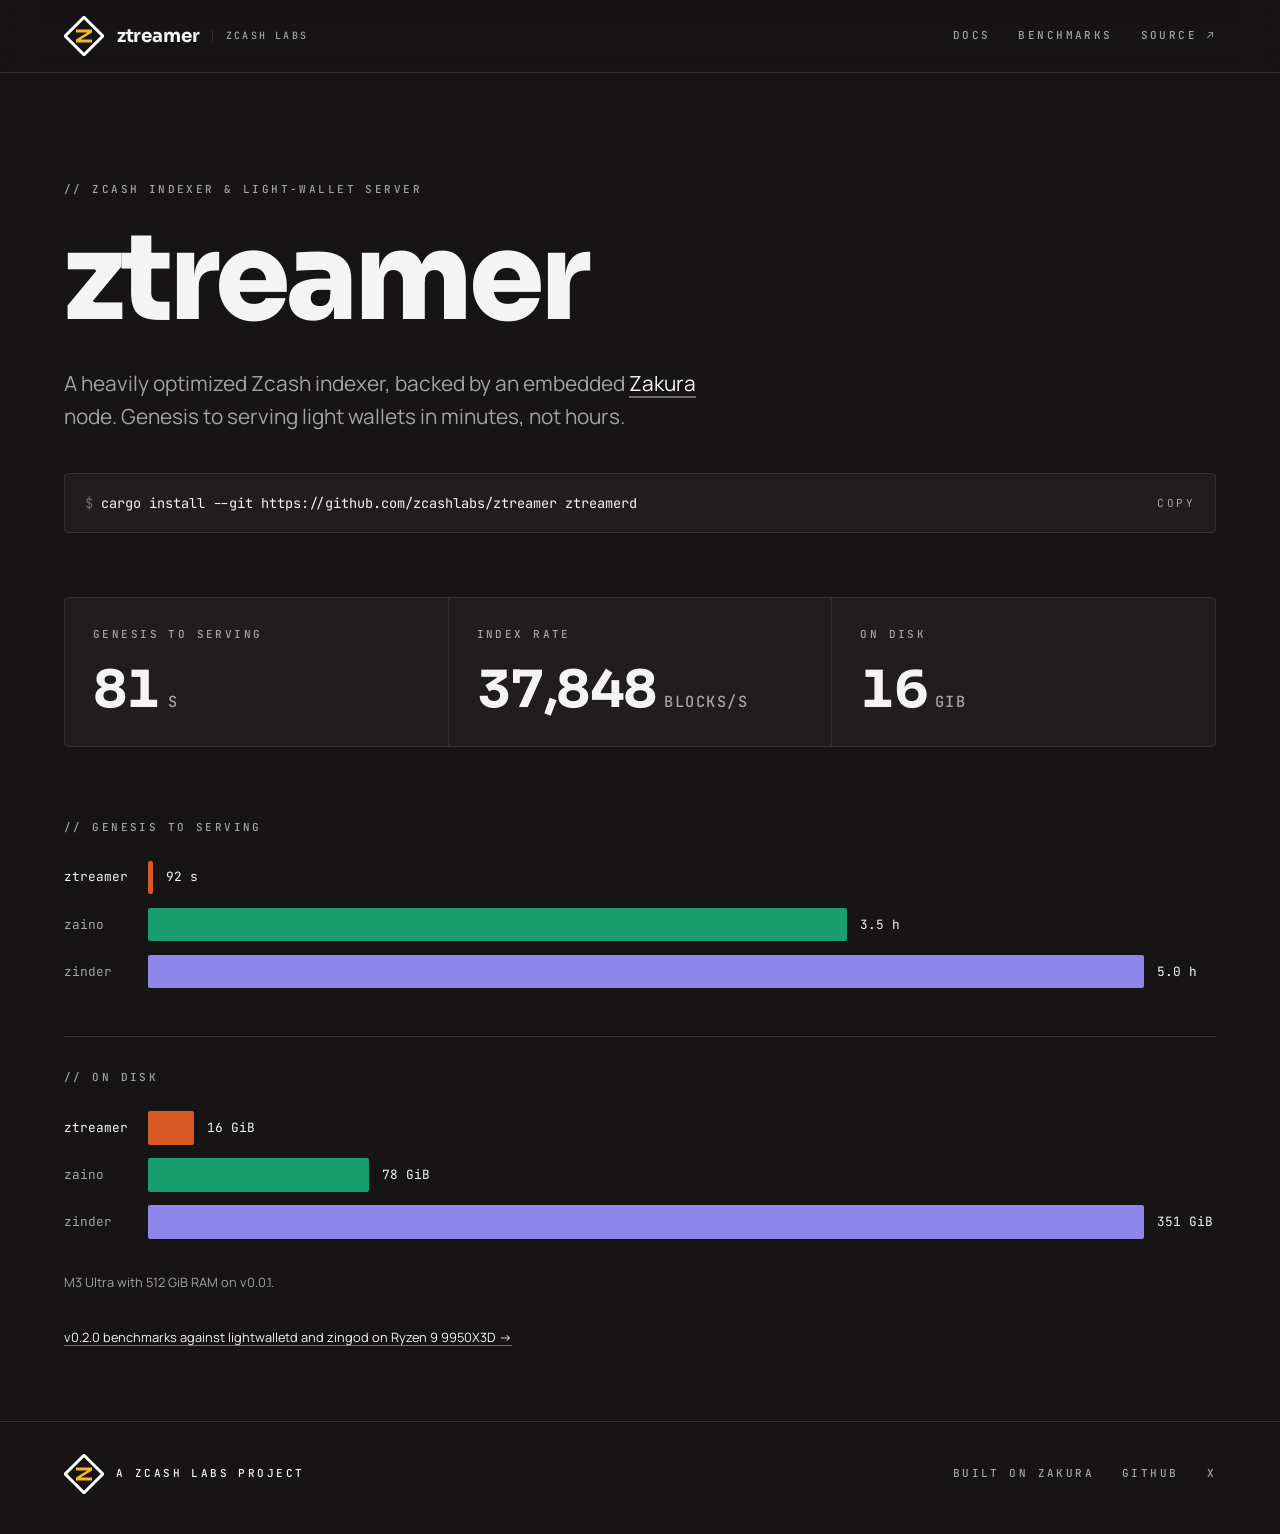
<file: site/index.html>
<!doctype html>
<html lang="en">
<head>
<meta charset="utf-8">
<meta name="viewport" content="width=device-width, initial-scale=1">
<title>ztreamer</title>
<meta name="description" content="High-performance Zcash indexer and light-wallet server, backed by an embedded Zakura node. Built by Zcash Labs.">
<meta property="og:title" content="ztreamer">
<meta property="og:description" content="High-performance Zcash indexer and light-wallet server, backed by an embedded Zakura node. Built by Zcash Labs.">
<meta name="theme-color" content="#171415">
<link rel="icon" href="brand/favicon.svg" type="image/svg+xml">
<link rel="apple-touch-icon" href="brand/apple-touch-icon.png">
<link rel="preconnect" href="https://fonts.googleapis.com">
<link rel="preconnect" href="https://fonts.gstatic.com" crossorigin>
<link rel="stylesheet" href="https://fonts.googleapis.com/css2?family=Sora:wght@700;800&family=Manrope:wght@400;500;600&family=JetBrains+Mono:wght@400;500&display=swap">
<link rel="stylesheet" href="site.css?v=3">
</head>
<body>
<header>
  <div class="wrap">
    <a class="brand" href="./"><img src="brand/mark.svg" alt="" width="40" height="40"><b>ztreamer</b><span>Zcash Labs</span></a>
    <nav><a href="docs.html">Docs</a><a href="benchmarks.html">Benchmarks</a><a href="https://github.com/zcashlabs/ztreamer">Source ↗</a></nav>
  </div>
</header>

<main>
<section class="wrap hero">
  <p class="label r">// Zcash indexer &amp; light-wallet server</p>
  <h1 class="r" style="animation-delay:.08s">ztreamer</h1>
  <p class="tag r" style="animation-delay:.16s">A heavily optimized Zcash indexer, backed by an embedded <a href="https://github.com/zakura-core/zakura">Zakura</a> node. Genesis to serving light wallets in minutes, not hours.</p>
  <button class="cmd r" style="animation-delay:.24s" id="cmd" type="button" aria-label="copy install command">
    <span><span class="p">$</span> cargo install --git https://github.com/zcashlabs/ztreamer ztreamerd</span>
    <span class="c">Copy</span>
  </button>
</section>

<section class="wrap stats r" style="animation-delay:.32s">
  <div><span class="label">Genesis to serving</span><b><span id="n">0</span><small>s</small></b></div>
  <div><span class="label">Index rate</span><b>37,848<small>blocks/s</small></b></div>
  <div><span class="label">On disk</span><b>16<small>GiB</small></b></div>
</section>

<section class="wrap bars r" style="animation-delay:.4s" id="bars">
  <p class="label">// Genesis to serving</p>
  <div class="bar k"><span>ztreamer</span><i data-v="92 s" style="width:.51%"></i></div>
  <div class="bar zaino"><span>zaino</span><i data-v="3.5 h" style="width:70.2%"></i></div>
  <div class="bar"><span>zinder</span><i data-v="5.0 h" style="width:100%"></i></div>
  <p class="label g">// On disk</p>
  <div class="bar k"><span>ztreamer</span><i data-v="16 GiB" style="width:4.6%"></i></div>
  <div class="bar zaino"><span>zaino</span><i data-v="78 GiB" style="width:22.2%"></i></div>
  <div class="bar"><span>zinder</span><i data-v="351 GiB" style="width:100%"></i></div>
  <p class="n">M3 Ultra with 512 GiB RAM on v0.0.1.</p>
  <p class="n"><a href="benchmarks.html">v0.2.0 benchmarks against lightwalletd and zingod on Ryzen 9 9950X3D →</a></p>
</section>
</main>

<footer>
  <div class="wrap">
    <a class="by" href="https://zcashlabs.com"><img src="brand/mark.svg" alt="" width="40" height="40">A Zcash Labs project</a>
    <nav><a href="https://github.com/zakura-core/zakura">Built on Zakura</a><a href="https://github.com/zcashlabs">GitHub</a><a href="https://x.com/zcashlabs">X</a></nav>
  </div>
</footer>

<script>
const n=document.getElementById('n'),t0=performance.now(),N=92;
(function f(){const p=Math.min(1,(performance.now()-t0-500)/1600);const e=1-Math.pow(1-Math.max(0,p),3);
n.textContent=Math.round(e*N).toLocaleString('en-US');if(p<1)requestAnimationFrame(f)})();
const b=document.getElementById('cmd'),c=b.querySelector('.c');
b.onclick=()=>navigator.clipboard.writeText('cargo install --git https://github.com/zcashlabs/ztreamer ztreamerd').then(()=>{c.textContent='Copied';setTimeout(()=>c.textContent='Copy',1400)});
</script>
</body>
</html>
</file>
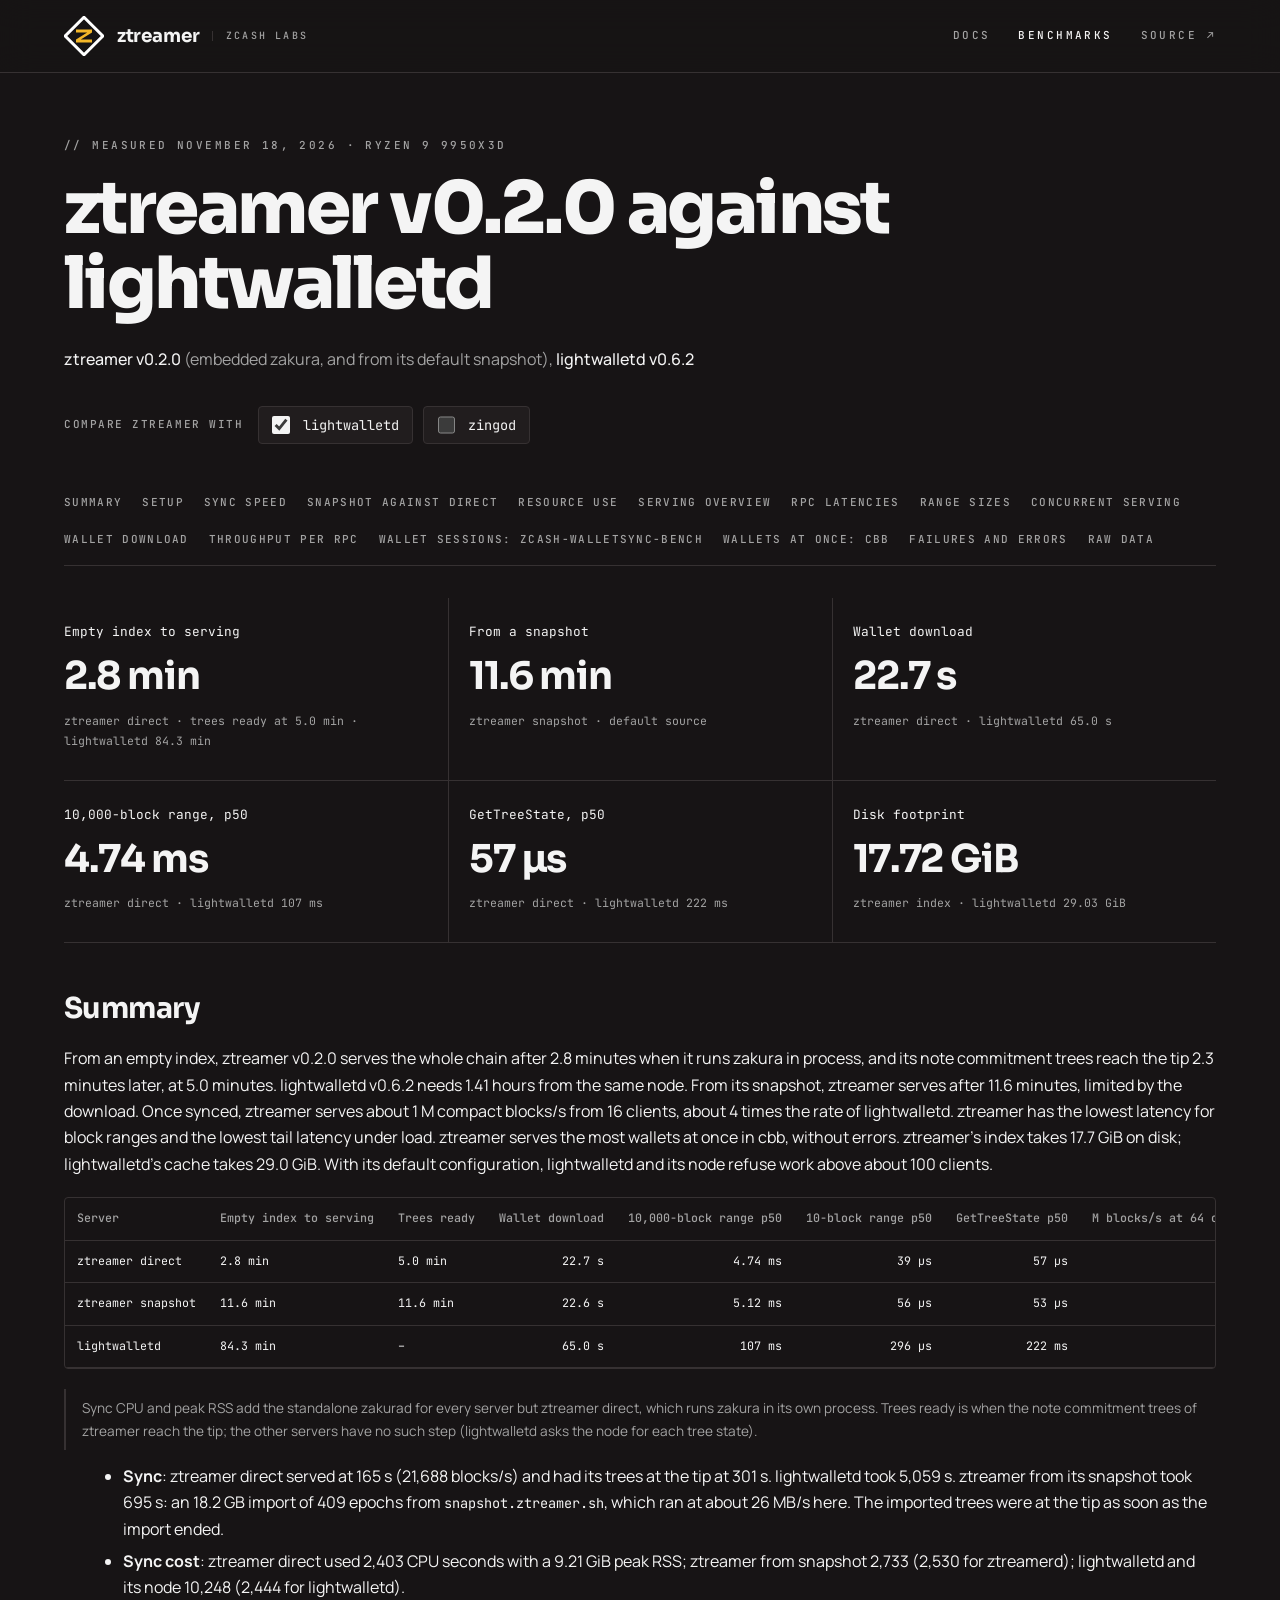
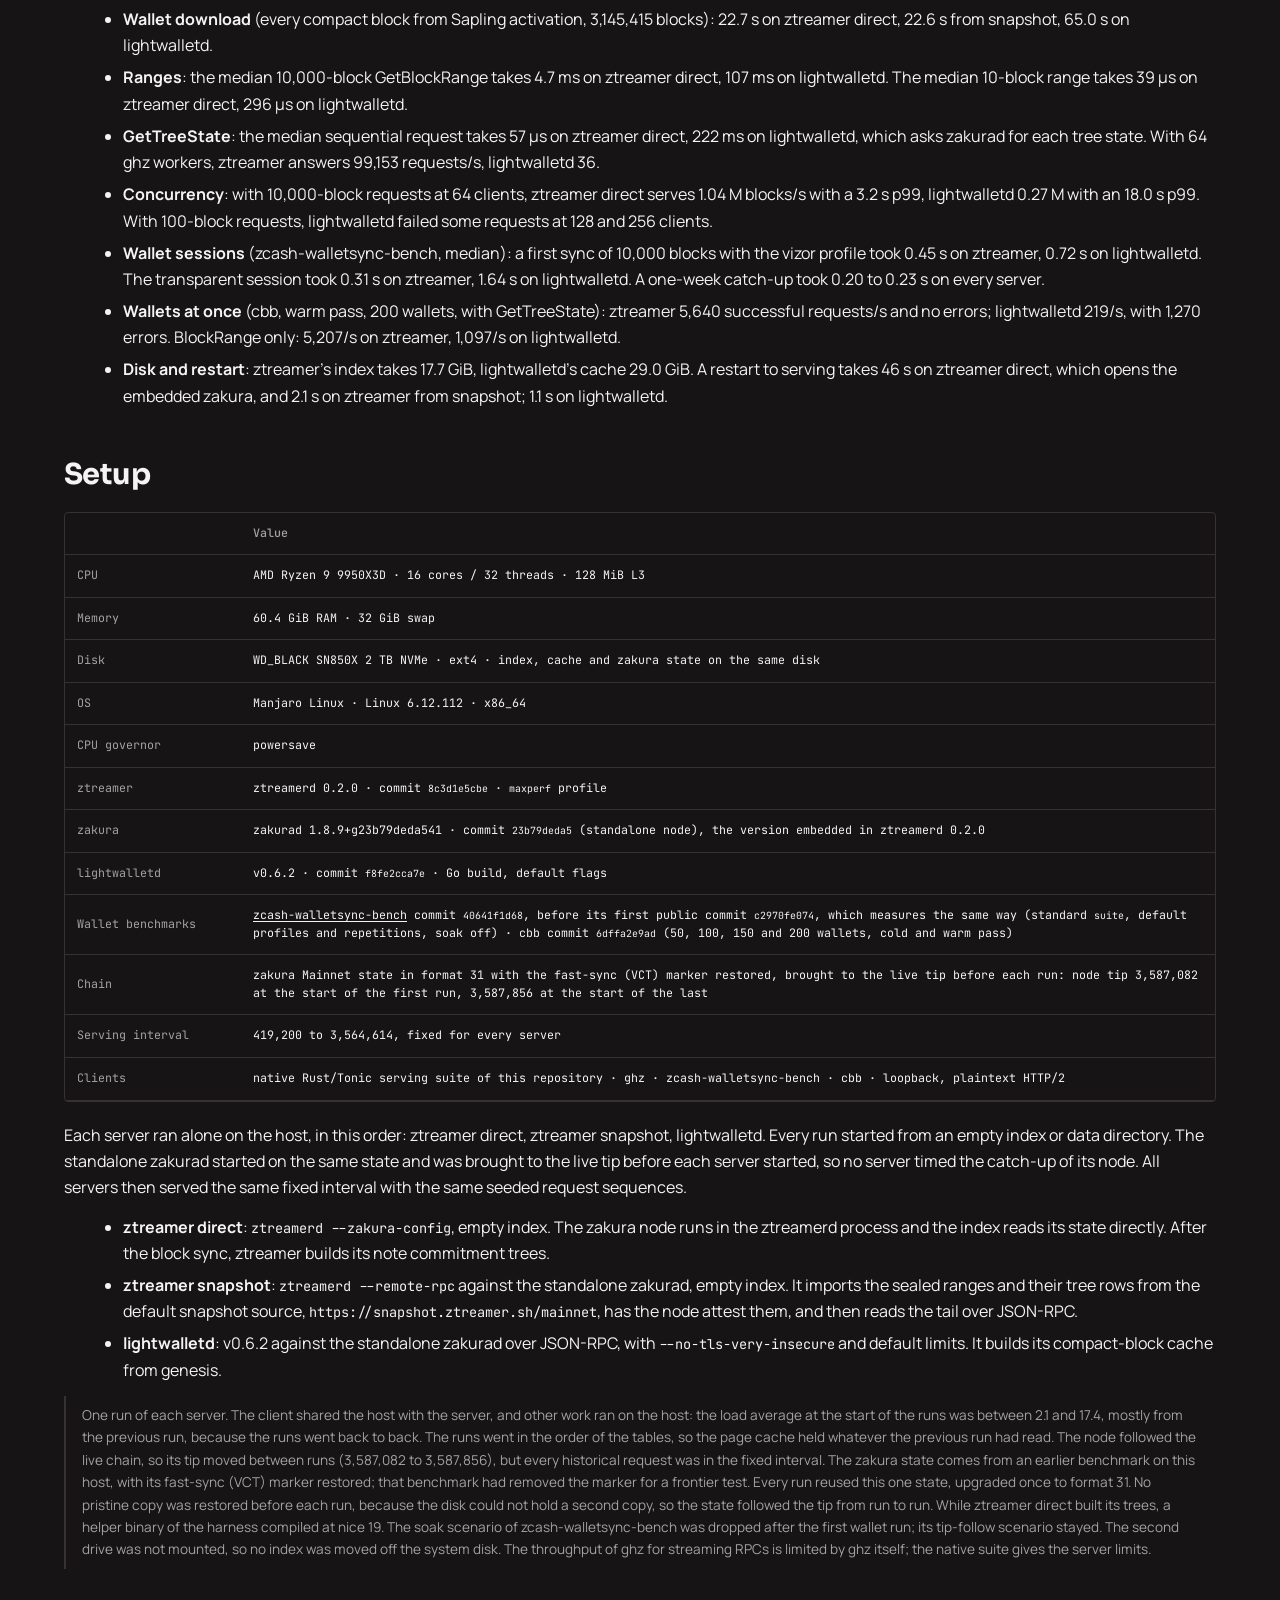
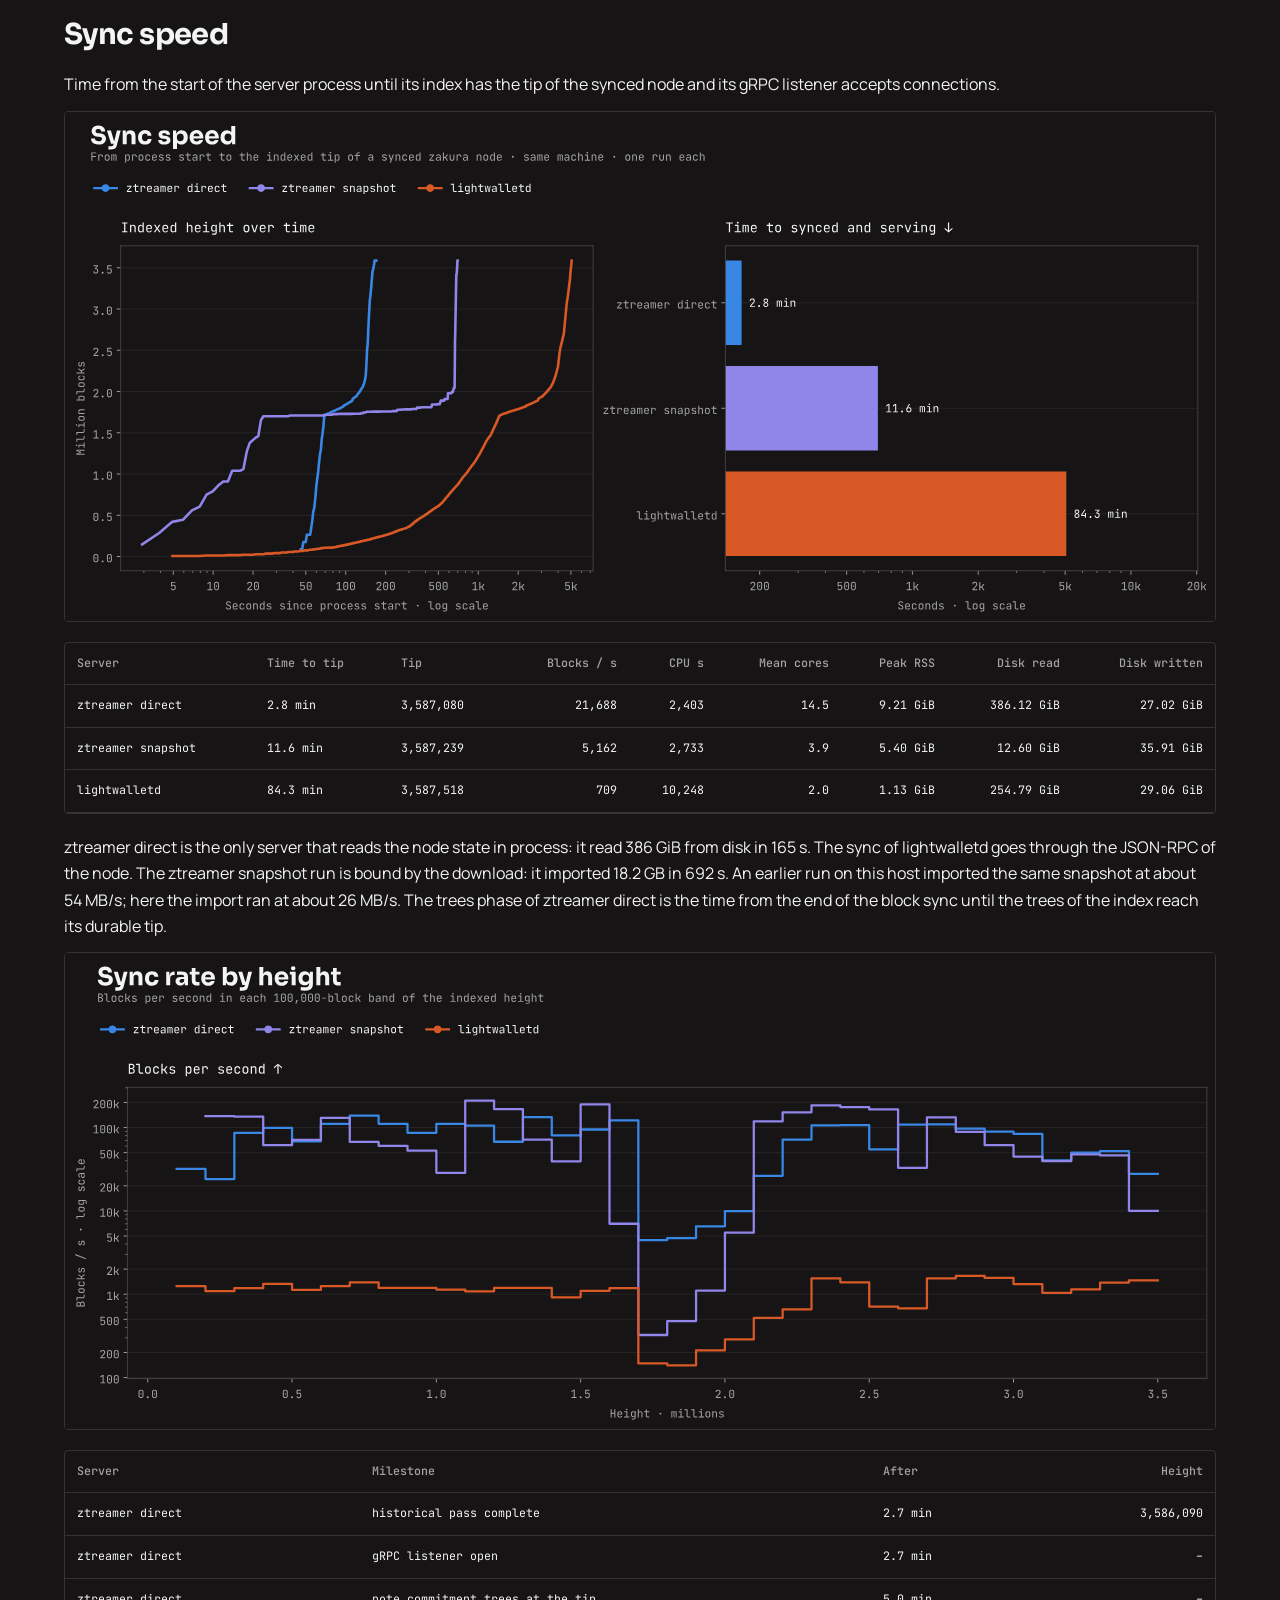
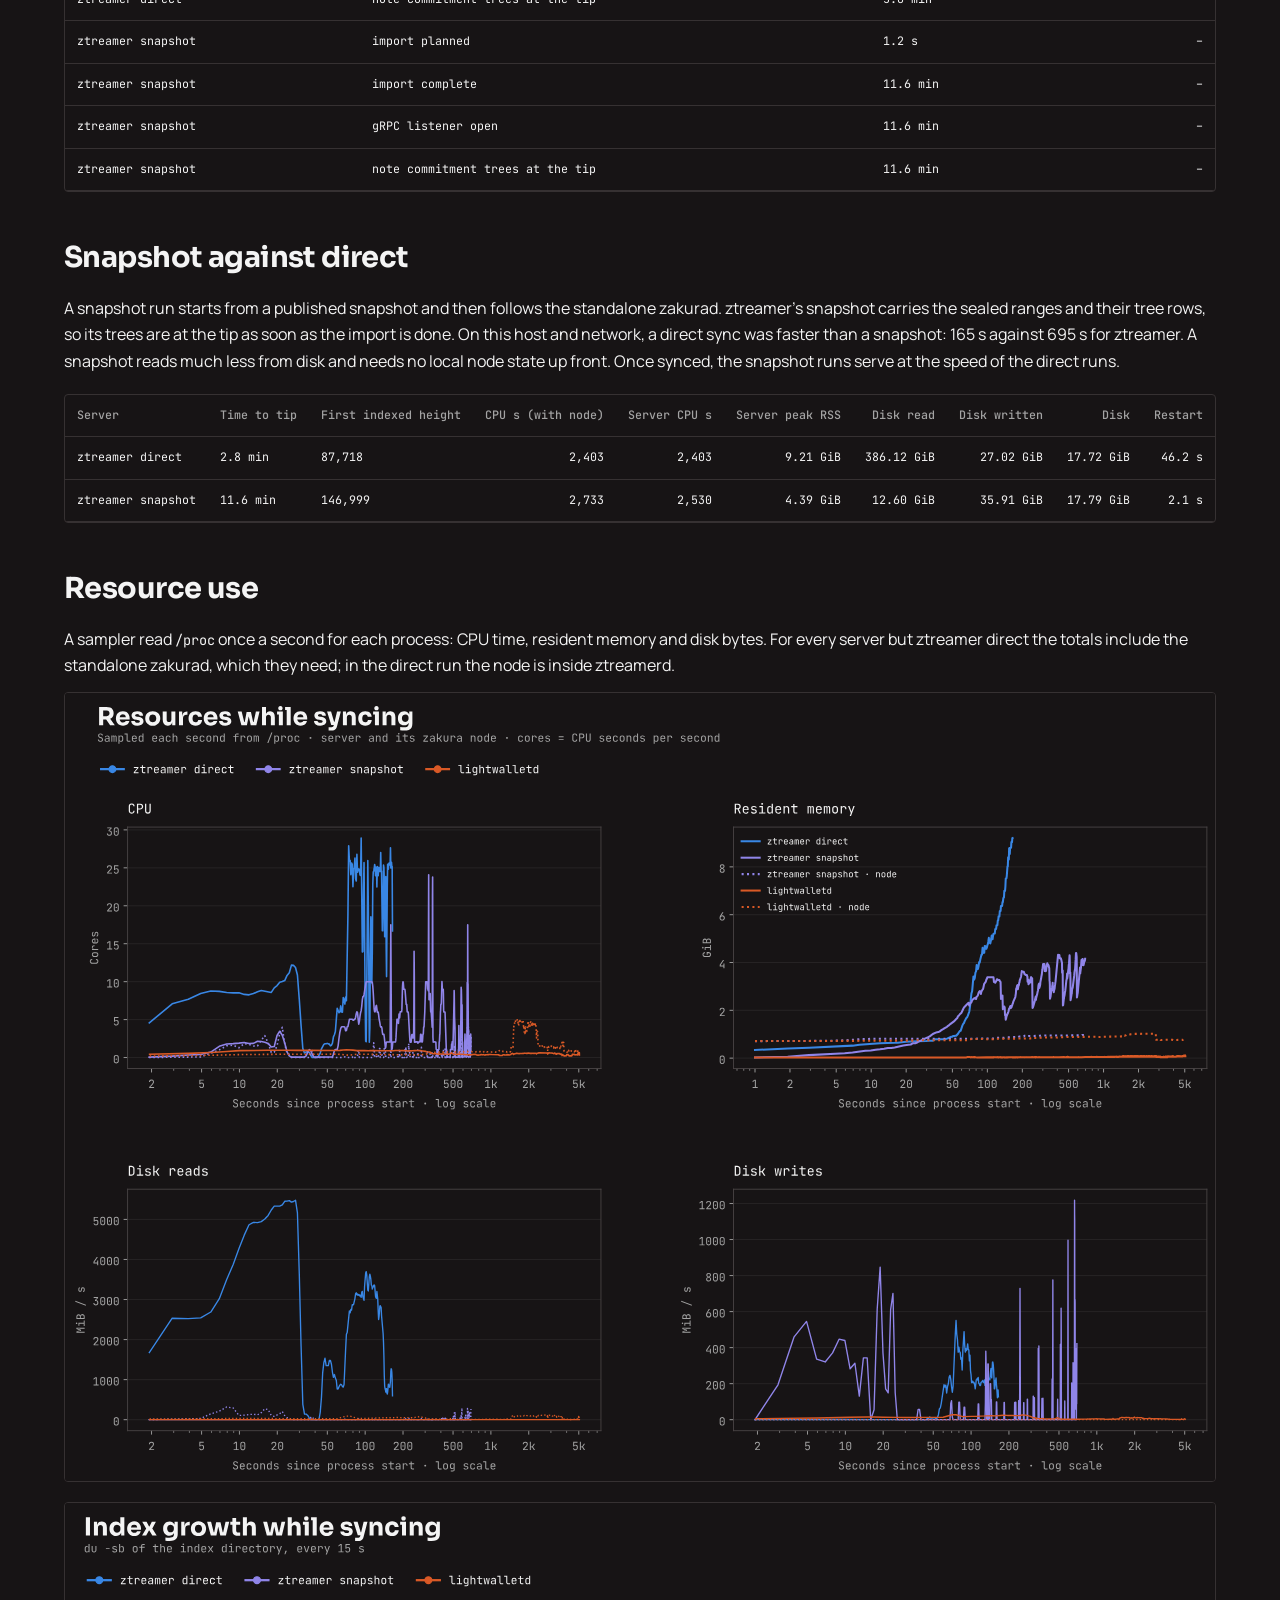
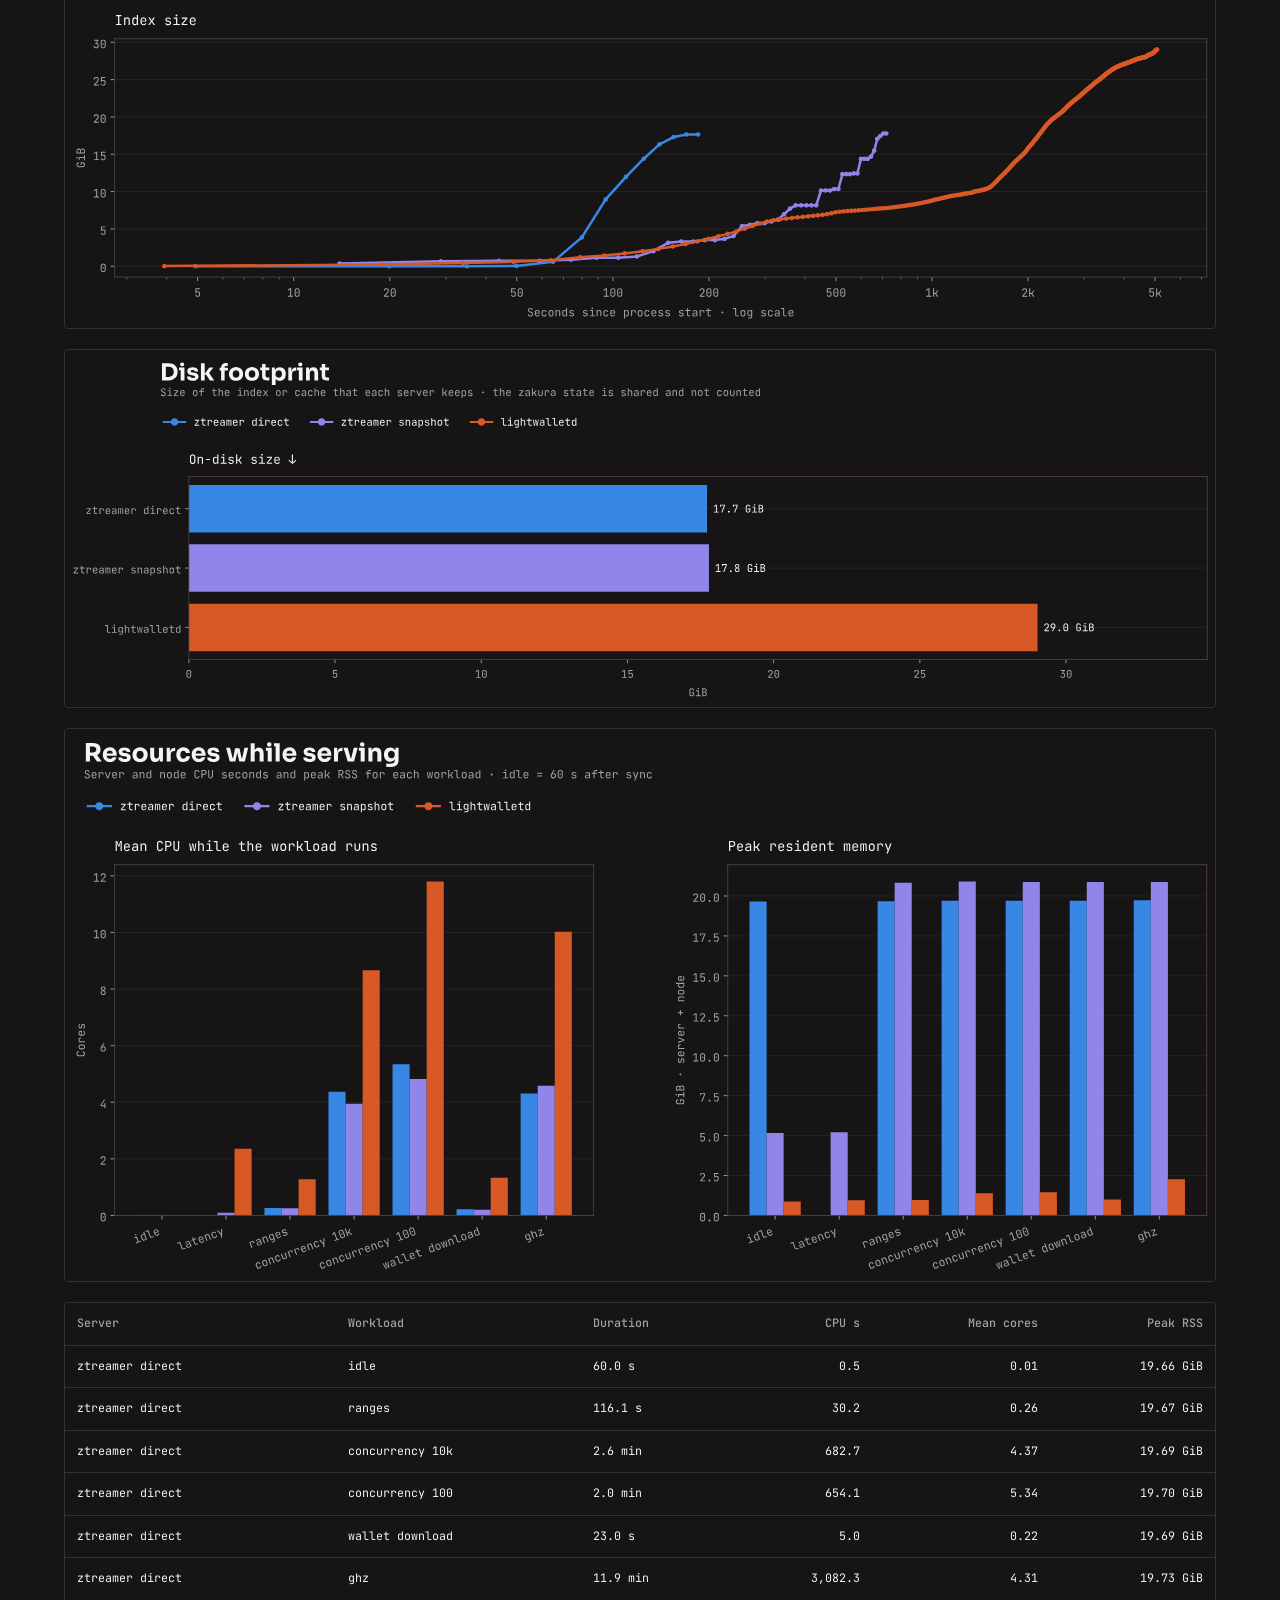
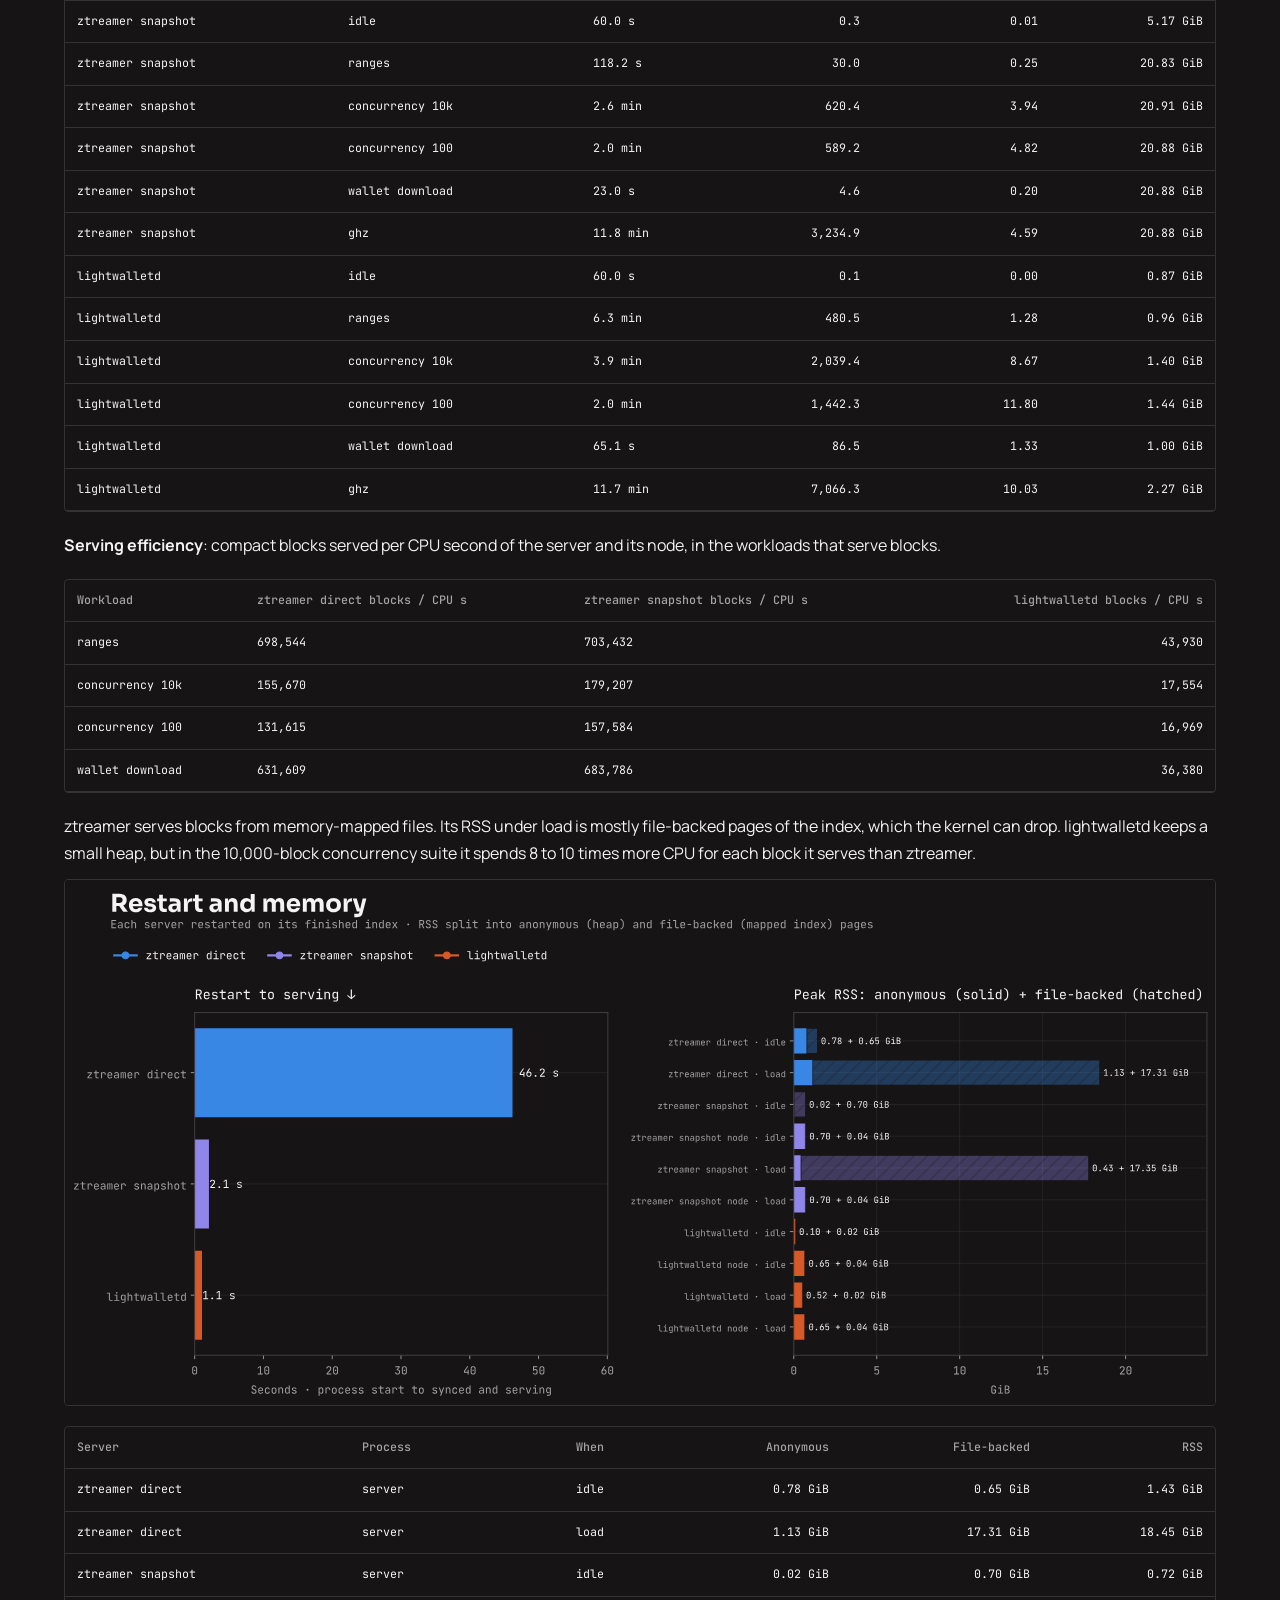
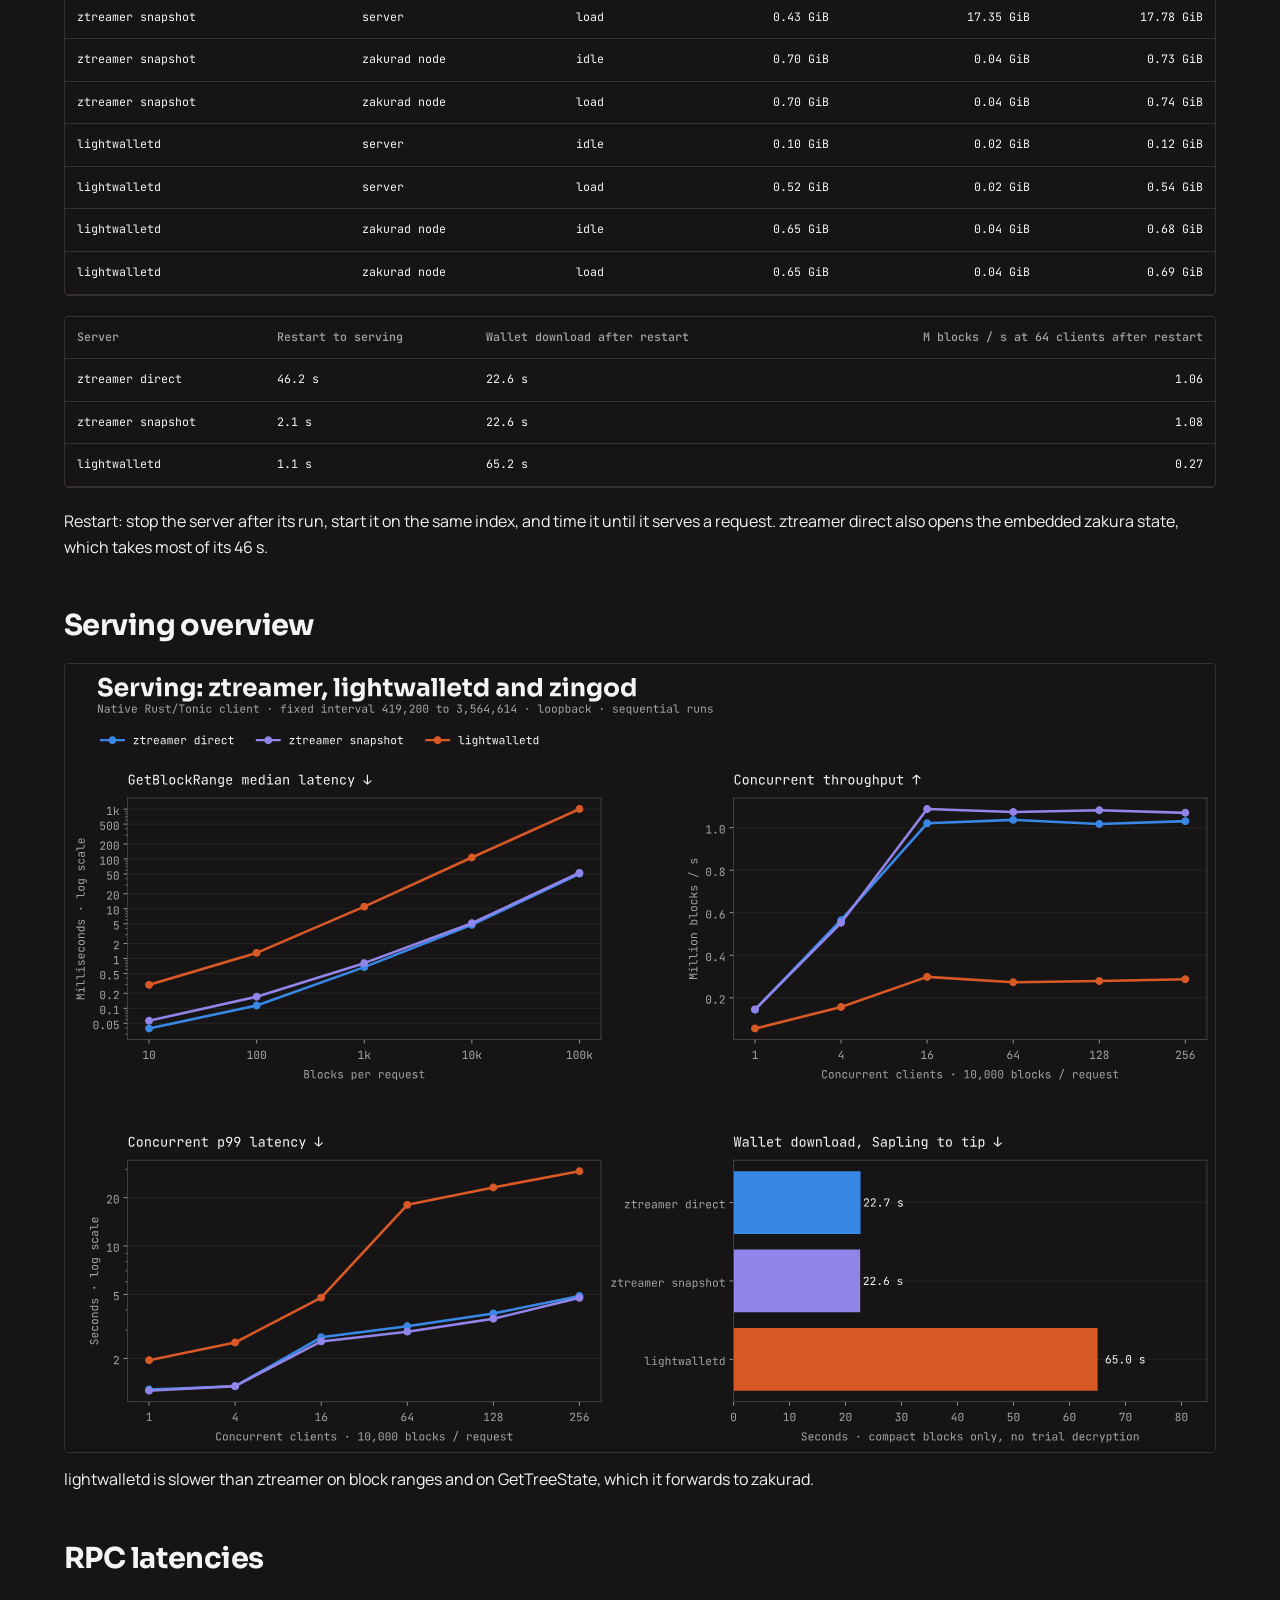
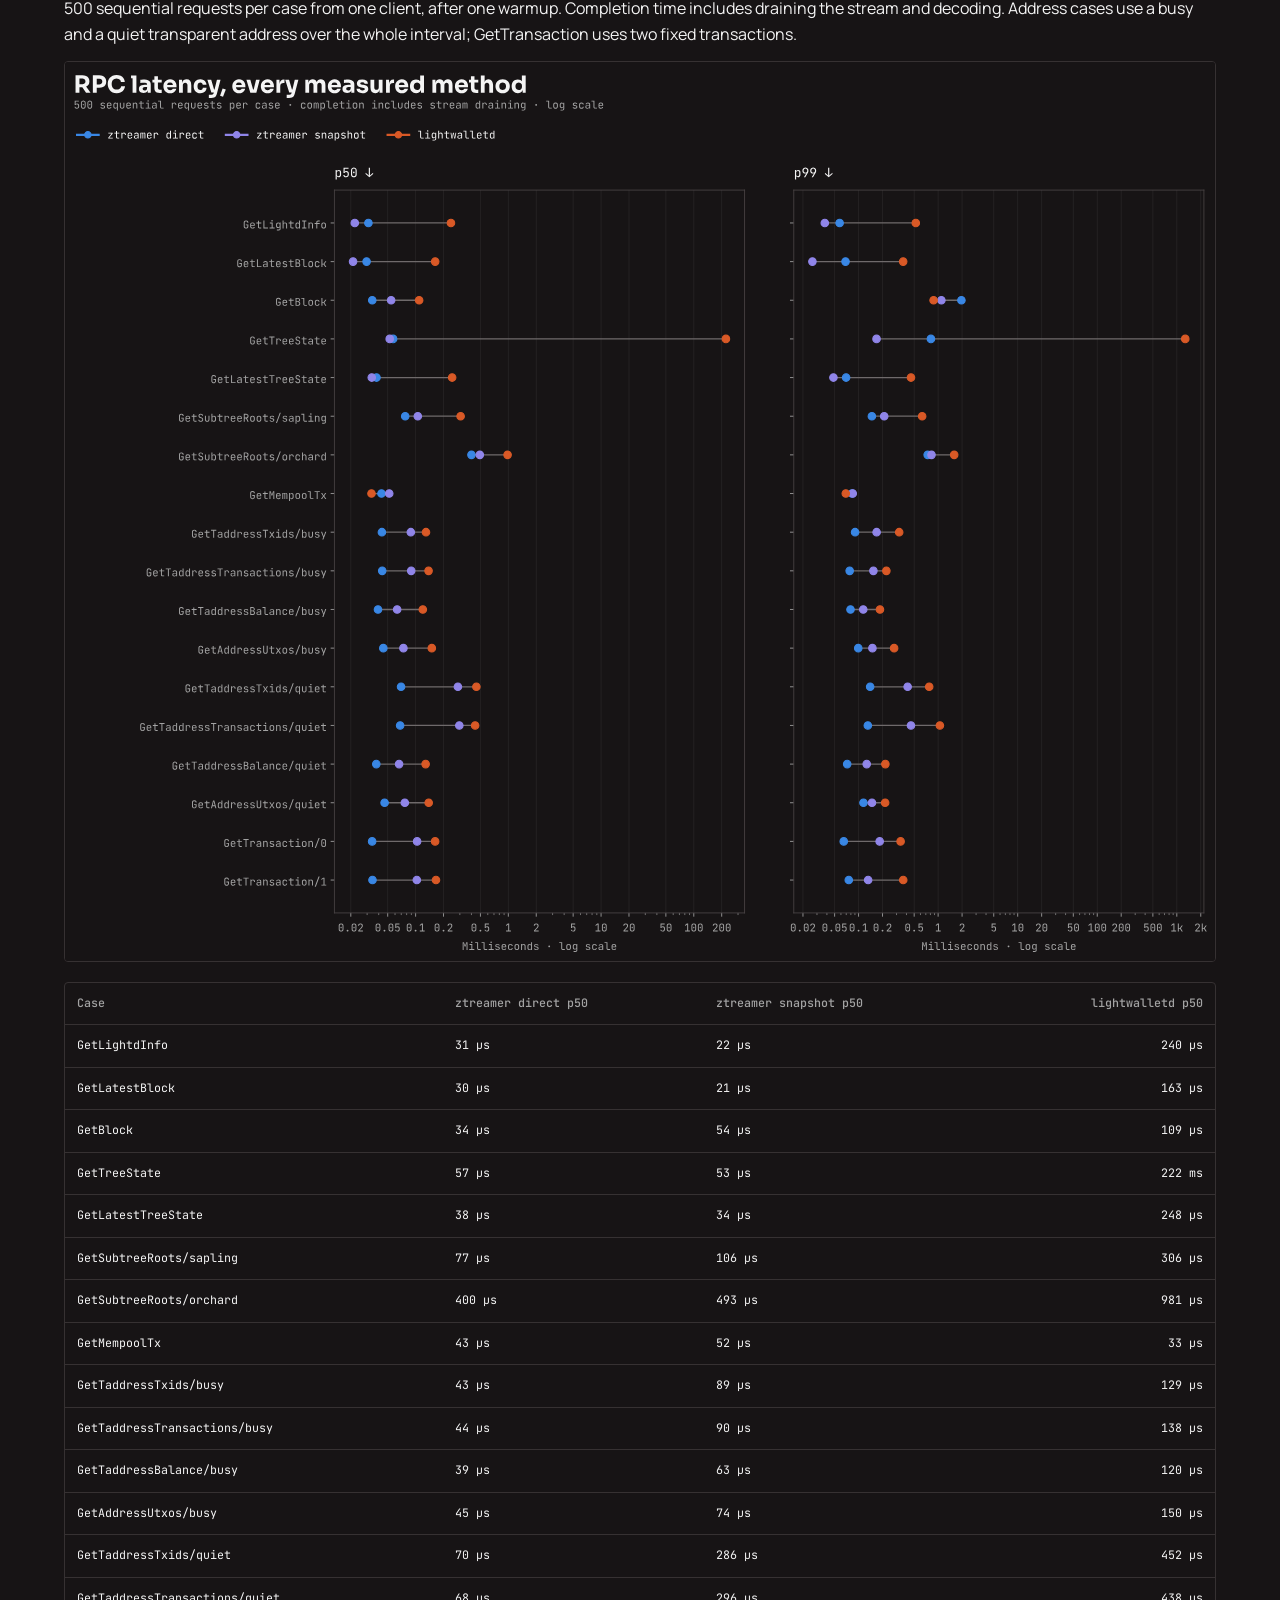
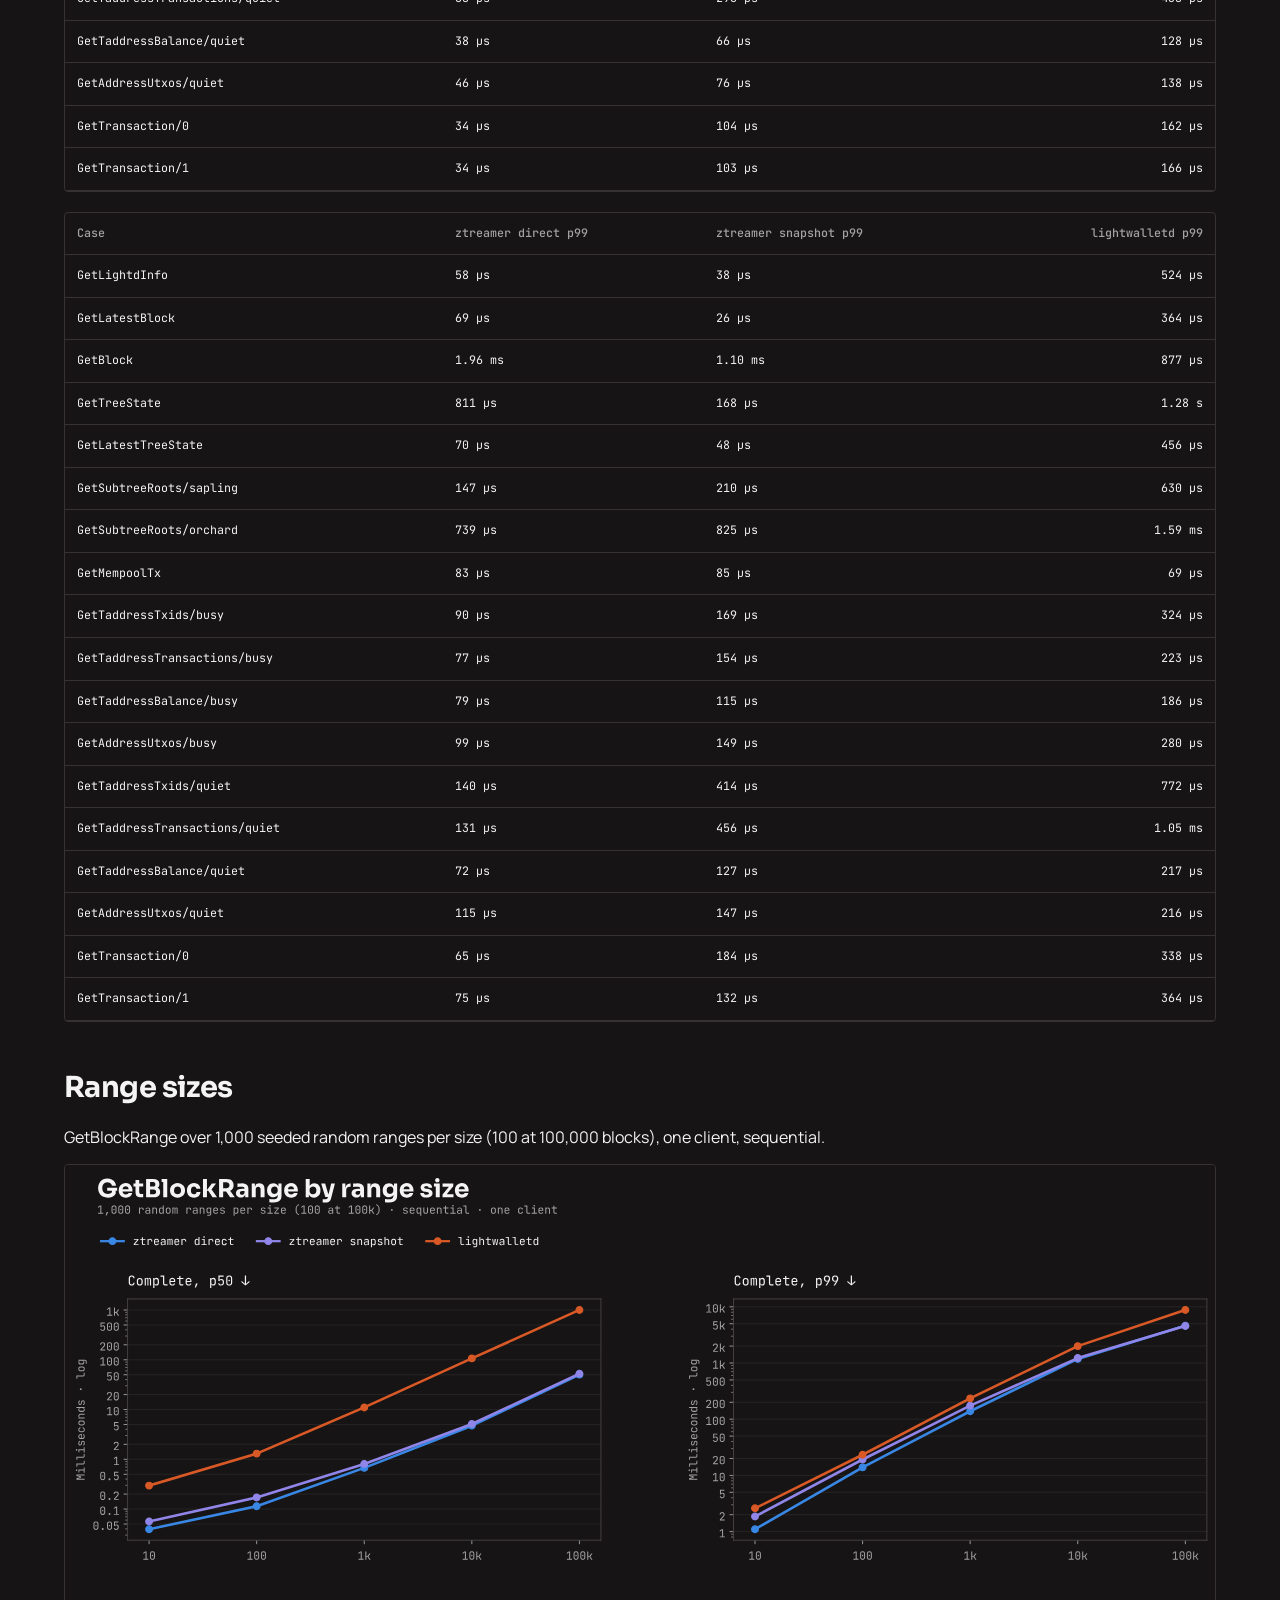
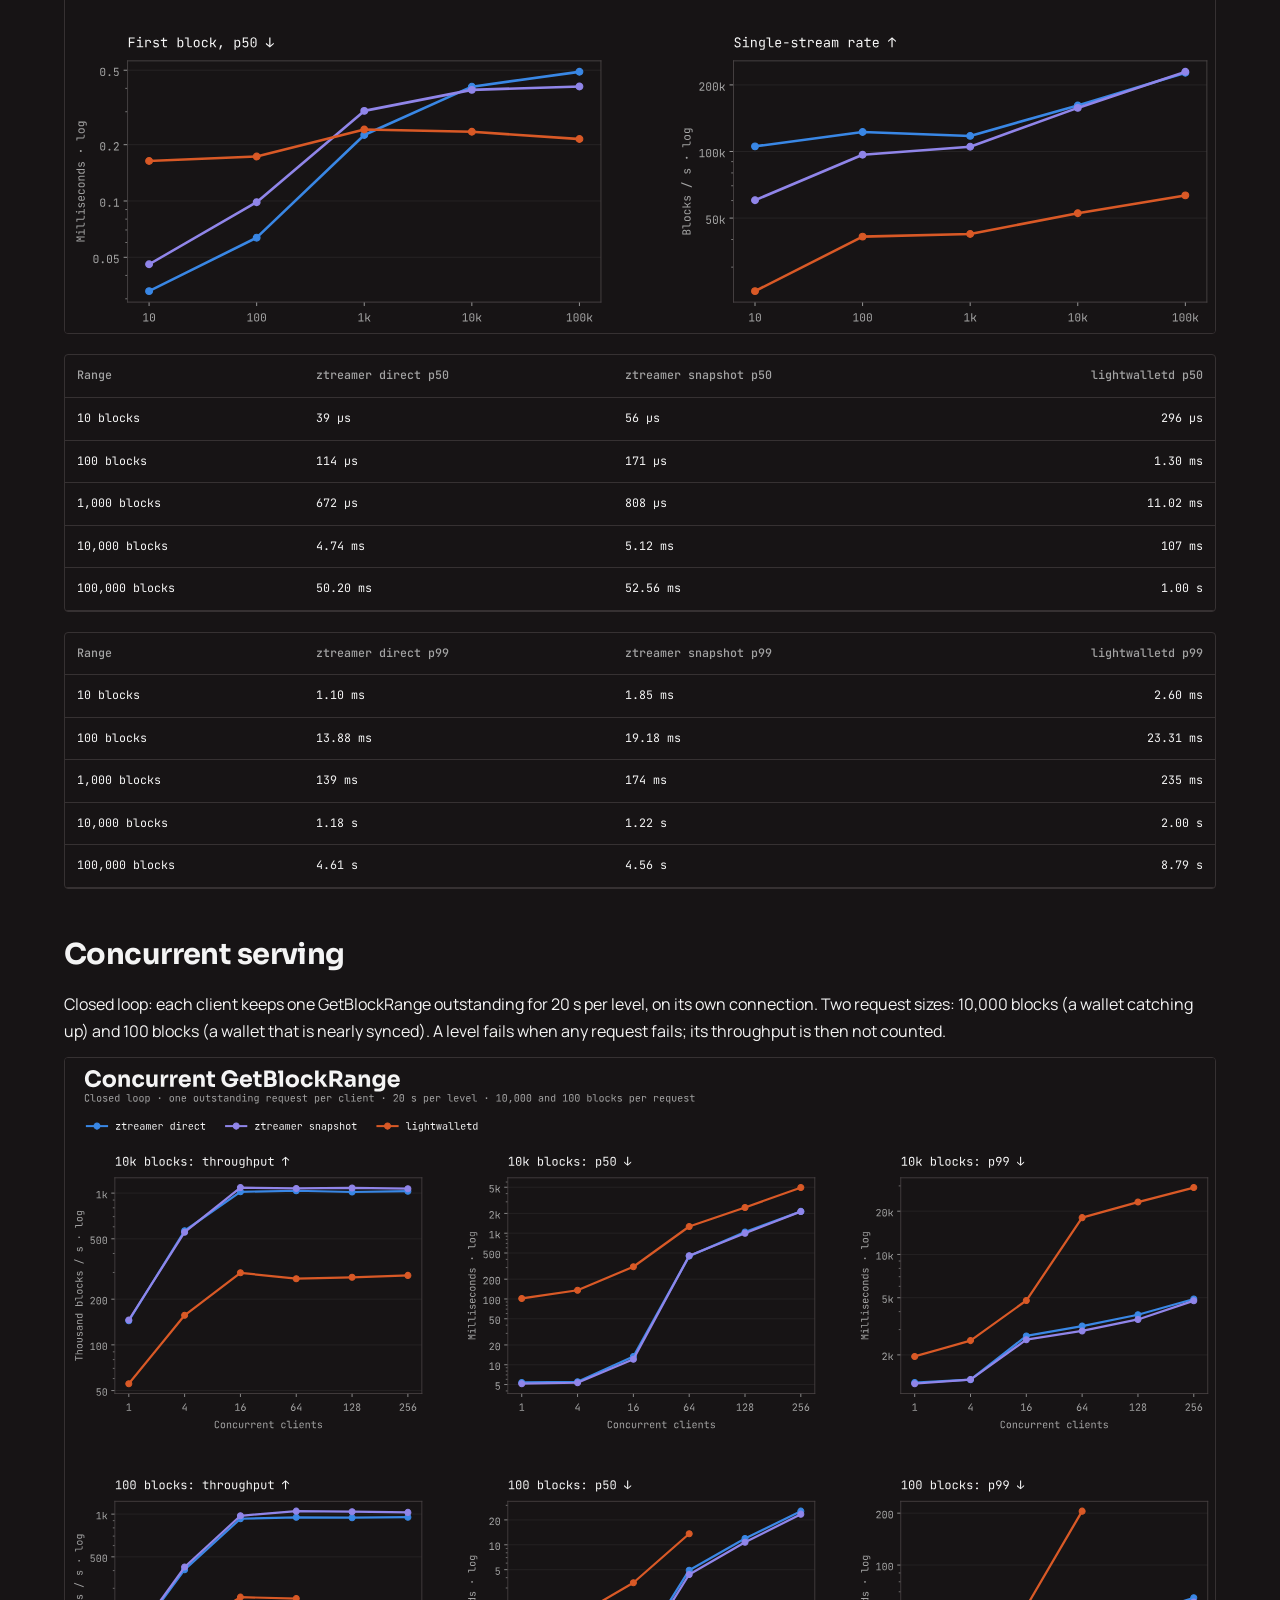
<file: site/benchmarks.html>
<!doctype html><html lang="en"><head><meta charset="utf-8"><meta name="viewport" content="width=device-width, initial-scale=1"><title>ztreamer benchmarks</title><meta property="og:title" content="ztreamer benchmarks"><meta name="theme-color" content="#171415"><link rel="icon" href="brand/favicon.svg" type="image/svg+xml"><link rel="apple-touch-icon" href="brand/apple-touch-icon.png"><link rel="preconnect" href="https://fonts.googleapis.com"><link rel="preconnect" href="https://fonts.gstatic.com" crossorigin><link rel="stylesheet" href="https://fonts.googleapis.com/css2?family=Sora:wght@700;800&family=Manrope:wght@400;500;600&family=JetBrains+Mono:wght@400;500&display=swap"><link rel="stylesheet" href="site.css?v=3"><meta name="description" content="Sync speed, serving latency and throughput, wallet sessions, wallets at once and resource use of ztreamer v0.2.0 (direct and from snapshot), lightwalletd v0.6.2 and zingod v1.1.0 on the same zakura node and machine."><link rel="stylesheet" href="benchmarks.css?v=5"></head><body class="benchmarks-page hide-zg"><header>
  <div class="wrap">
    <a class="brand" href="./"><img src="brand/mark.svg" alt="" width="40" height="40"><b>ztreamer</b><span>Zcash Labs</span></a>
    <nav><a href="docs.html">Docs</a><a href="benchmarks.html" aria-current="page">Benchmarks</a><a href="https://github.com/zcashlabs/ztreamer">Source ↗</a></nav>
  </div>
</header><main class="wrap benchmark-report"><div class="eyebrow">// Measured November 18, 2026 · Ryzen 9 9950X3D</div><h1>ztreamer v0.2.0<span data-srv="any"> against </span><span data-srv="lw">lightwalletd</span><span data-srv="lw zg"> and </span><span data-srv="zg">zingod</span></h1><p class="sub"><strong>ztreamer v0.2.0</strong> (embedded zakura, and from its default snapshot)<span data-srv="lw">, <strong>lightwalletd v0.6.2</strong></span><span data-srv="zg">, <strong>zingod v1.1.0</strong> (from zakura, and from its snapshot)</span></p><div class="server-toggles" role="group" aria-label="Servers compared with ztreamer"><span class="lead">Compare ztreamer with</span><label class="compare-toggle"><input type="checkbox" data-srv-toggle="lw" checked> lightwalletd</label><label class="compare-toggle"><input type="checkbox" data-srv-toggle="zg"> zingod</label></div><nav class="report-nav" aria-label="Benchmark sections"><a href="#summary">Summary</a><a href="#setup">Setup</a><a href="#sync">Sync speed</a><a href="#snapshot">Snapshot against direct</a><a href="#resources">Resource use</a><a href="#serving">Serving overview</a><a href="#rpc-latencies">RPC latencies</a><a href="#ranges">Range sizes</a><a href="#concurrency">Concurrent serving</a><a href="#wallet-download">Wallet download</a><a href="#per-rpc">Throughput per RPC</a><a href="#walletsync-bench">Wallet sessions: zcash-walletsync-bench</a><a href="#cbb">Wallets at once: cbb</a><a href="#errors">Failures and errors</a><a href="#data">Raw data</a></nav><div class="cards cards-6"><div class="card">Empty index to serving<b>2.8 min</b><span>ztreamer direct · trees ready at 5.0 min<span data-srv="lw"> · lightwalletd 84.3 min</span><span data-srv="zg"> · zingod direct 11.6 min</span></span></div><div class="card">From a snapshot<b>11.6 min</b><span>ztreamer snapshot · default source<span data-srv="zg"> · zingod snapshot 20.9 min</span></span></div><div class="card">Wallet download<b>22.7 s</b><span>ztreamer direct<span data-srv="lw"> · lightwalletd 65.0 s</span><span data-srv="zg"> · zingod direct 23.8 s</span></span></div><div class="card">10,000-block range, p50<b>4.74 ms</b><span>ztreamer direct<span data-srv="lw"> · lightwalletd 107 ms</span><span data-srv="zg"> · zingod direct 8.35 ms</span></span></div><div class="card">GetTreeState, p50<b>57 µs</b><span>ztreamer direct<span data-srv="lw"> · lightwalletd 222 ms</span><span data-srv="zg"> · zingod direct 150 µs</span></span></div><div class="card">Disk footprint<b>17.72 GiB</b><span>ztreamer index<span data-srv="lw"> · lightwalletd 29.03 GiB</span><span data-srv="zg"> · zingod 66.53 GiB</span></span></div></div><section id="summary"><h2>Summary</h2><p>From an empty index, ztreamer v0.2.0 serves the whole chain after 2.8 minutes when it runs zakura in process, and its note commitment trees reach the tip 2.3 minutes later, at 5.0 minutes. <span data-srv="lw">lightwalletd v0.6.2 needs 1.41 hours from the same node. </span><span data-srv="zg">zingod v1.1.0 needs 11.6 minutes from the same node. </span>From its snapshot, ztreamer serves after 11.6 minutes, limited by the download<span data-srv="zg">; zingod serves after 20.9 minutes from its snapshot, also limited by the download</span>. Once synced, ztreamer serves about 1 M compact blocks/s from 16 clients<span data-srv="lw">, about 4 times the rate of lightwalletd</span><span data-srv="zg">, about the rate of zingod</span>. <span data-srv="any">ztreamer has the lowest latency for block ranges and the lowest tail latency under load. </span><span data-srv="zg">zingod answers the most GetTreeState requests under load. </span><span data-srv="zg">Its first-sync and catch-up sessions in zcash-walletsync-bench are the shortest. </span><span data-srv="any">ztreamer serves the most wallets at once in cbb, without errors. </span>ztreamer's index takes 17.7 GiB on disk<span data-srv="lw">; lightwalletd's cache takes 29.0 GiB</span><span data-srv="zg">; zingod's indexes take 66.5 GiB</span>.<span data-srv="lw"> With its default configuration, lightwalletd and its node refuse work above about 100 clients.</span><span data-srv="zg"> With its default configuration, zingod refuses work above 128 clients from one address.</span></p><div class="table-wrap"><table class=""><thead><tr><th>Server</th><th>Empty index to serving</th><th>Trees ready</th><th>Wallet download</th><th>10,000-block range p50</th><th>10-block range p50</th><th>GetTreeState p50</th><th>M blocks/s at 64 clients</th><th>Sync CPU s</th><th>Sync peak RSS</th><th>Disk</th><th>Restart to serving</th></tr></thead><tbody><tr><td>ztreamer direct</td><td>2.8 min</td><td>5.0 min</td><td>22.7 s</td><td>4.74 ms</td><td>39 µs</td><td>57 µs</td><td>1.04</td><td>2,403</td><td>9.21 GiB</td><td>17.72 GiB</td><td>46.2 s</td></tr><tr><td>ztreamer snapshot</td><td>11.6 min</td><td>11.6 min</td><td>22.6 s</td><td>5.12 ms</td><td>56 µs</td><td>53 µs</td><td>1.07</td><td>2,733</td><td>5.40 GiB</td><td>17.79 GiB</td><td>2.1 s</td></tr><tr data-srv="lw"><td>lightwalletd</td><td>84.3 min</td><td>–</td><td>65.0 s</td><td>107 ms</td><td>296 µs</td><td>222 ms</td><td>0.27</td><td>10,248</td><td>1.13 GiB</td><td>29.03 GiB</td><td>1.1 s</td></tr><tr data-srv="zg"><td>zingod direct</td><td>11.6 min</td><td>–</td><td>23.8 s</td><td>8.35 ms</td><td>139 µs</td><td>150 µs</td><td>1.03</td><td>5,473</td><td>11.15 GiB</td><td>66.53 GiB</td><td>3.2 s</td></tr><tr data-srv="zg"><td>zingod snapshot</td><td>20.9 min</td><td>–</td><td>23.3 s</td><td>7.42 ms</td><td>135 µs</td><td>55 µs</td><td>1.04</td><td>60</td><td>2.20 GiB</td><td>66.92 GiB</td><td>2.1 s</td></tr></tbody></table></div><p class="note">Sync CPU and peak RSS add the standalone zakurad for every server but ztreamer direct, which runs zakura in its own process. Trees ready is when the note commitment trees of ztreamer reach the tip<span data-srv="any">; the other servers have no such step</span><span data-srv="any"> (</span><span data-srv="lw">lightwalletd asks the node for each tree state</span><span data-srv="lw zg">, </span><span data-srv="zg">zingod builds its tree-state index during its sync</span><span data-srv="any">)</span>.</p><ul class="bullets"><li><strong>Sync</strong>: ztreamer direct served at 165 s (21,688 blocks/s) and had its trees at the tip at 301 s. <span data-srv="lw">lightwalletd took 5,059 s. </span><span data-srv="zg">zingod direct took 698 s. </span>ztreamer from its snapshot took 695 s: an 18.2 GB import of 409 epochs from <code>snapshot.ztreamer.sh</code>, which ran at about 26 MB/s here. The imported trees were at the tip as soon as the import ended.<span data-srv="zg"> zingod from its snapshot took 1,253 s: 44.9 GB downloaded and installed in 20 min 48 s, then the tail from height 3,544,662.</span></li><li><strong>Sync cost</strong>: ztreamer direct used 2,403 CPU seconds with a 9.21 GiB peak RSS; ztreamer from snapshot 2,733 (2,530 for ztreamerd)<span data-srv="lw">; lightwalletd and its node 10,248 (2,444 for lightwalletd)</span><span data-srv="zg">; zingod direct 5,473 (4,589 for zingod); zingod from snapshot 60</span>.</li><li><strong>Wallet download</strong> (every compact block from Sapling activation, 3,145,415 blocks): 22.7 s on ztreamer direct, 22.6 s from snapshot<span data-srv="lw">, 65.0 s on lightwalletd</span><span data-srv="zg">, 23.8 s and 23.3 s on zingod</span>.</li><li><strong>Ranges</strong>: the median 10,000-block GetBlockRange takes 4.7 ms on ztreamer direct<span data-srv="lw">, 107 ms on lightwalletd</span><span data-srv="zg">, 8.4 ms on zingod direct</span>. The median 10-block range takes 39 µs on ztreamer direct<span data-srv="lw">, 296 µs on lightwalletd</span><span data-srv="zg">, 139 µs on zingod direct</span>.</li><li><strong>GetTreeState</strong>: the median sequential request takes 57 µs on ztreamer direct<span data-srv="lw">, 222 ms on lightwalletd, which asks zakurad for each tree state</span><span data-srv="zg">, 150 µs on zingod direct</span>. With 64 ghz workers, ztreamer answers 99,153 requests/s<span data-srv="lw">, lightwalletd 36</span><span data-srv="zg">, zingod 124,753</span>.</li><li><strong>Concurrency</strong>: with 10,000-block requests at 64 clients, ztreamer direct serves 1.04 M blocks/s with a 3.2 s p99<span data-srv="lw">, lightwalletd 0.27 M with an 18.0 s p99</span><span data-srv="zg">, zingod direct 1.03 M with a 7.5 s p99</span>.<span data-srv="lw"> With 100-block requests, lightwalletd failed some requests at 128 and 256 clients.</span><span data-srv="zg"> At 128 and 256 clients zingod refused connections, so those levels failed.</span></li><li><strong>Wallet sessions</strong> (zcash-walletsync-bench, median): a first sync of 10,000 blocks with the vizor profile took 0.45 s on ztreamer<span data-srv="lw">, 0.72 s on lightwalletd</span><span data-srv="zg">, 0.32 s on zingod</span>. The transparent session took 0.31 s on ztreamer<span data-srv="lw">, 1.64 s on lightwalletd</span><span data-srv="zg">, 1.04 s on zingod</span>. A one-week catch-up took 0.20 to 0.23 s on every server.</li><li><strong>Wallets at once</strong> (cbb, warm pass, 200 wallets, with GetTreeState): ztreamer 5,640 successful requests/s and no errors<span data-srv="lw">; lightwalletd 219/s, with 1,270 errors</span><span data-srv="zg">; zingod 4,115/s, with 7,773 of 12,000 requests refused</span>. BlockRange only: 5,207/s on ztreamer<span data-srv="lw">, 1,097/s on lightwalletd</span><span data-srv="zg">, 3,363/s on zingod, with 8,840 of 10,000 refused</span>.</li><li><strong>Disk and restart</strong>: ztreamer's index takes 17.7 GiB<span data-srv="lw">, lightwalletd's cache 29.0 GiB</span><span data-srv="zg">, zingod's indexes 66.5 GiB</span>. A restart to serving takes 46 s on ztreamer direct, which opens the embedded zakura, and 2.1 s on ztreamer from snapshot<span data-srv="lw">; 1.1 s on lightwalletd</span><span data-srv="zg">; 2.1 to 3.2 s on zingod</span>.</li></ul></section><section id="setup"><h2>Setup</h2><div class="table-wrap"><table class="kv"><thead><tr><th></th><th>Value</th></tr></thead><tbody><tr><td>CPU</td><td>AMD Ryzen 9 9950X3D · 16 cores / 32 threads · 128 MiB L3</td></tr><tr><td>Memory</td><td>60.4 GiB RAM · 32 GiB swap</td></tr><tr><td>Disk</td><td>WD_BLACK SN850X 2 TB NVMe · ext4 · index, cache and zakura state on the same disk</td></tr><tr><td>OS</td><td>Manjaro Linux · Linux 6.12.112 · x86_64</td></tr><tr><td>CPU governor</td><td>powersave</td></tr><tr><td>ztreamer</td><td>ztreamerd 0.2.0 · commit <code>8c3d1e5cbe</code> · <code>maxperf</code> profile</td></tr><tr><td>zakura</td><td>zakurad 1.8.9+g23b79deda541 · commit <code>23b79deda5</code> (standalone node), the version embedded in ztreamerd 0.2.0</td></tr><tr data-srv="lw"><td>lightwalletd</td><td>v0.6.2 · commit <code>f8fe2cca7e</code> · Go build, default flags</td></tr><tr data-srv="zg"><td>zingod</td><td>zingod 1.1.0 · commit <code>bfce8b2b43</code> · release build, <code>generate-config</code> defaults</td></tr><tr><td>Wallet benchmarks</td><td><a href="https://github.com/zcashlabs/zcash-walletsync-bench">zcash-walletsync-bench</a> commit <code>40641f1d68</code>, before its first public commit <code>c2970fe074</code>, which measures the same way (standard <code>suite</code>, default profiles and repetitions, soak off) · cbb commit <code>6dffa2e9ad</code> (50, 100, 150 and 200 wallets, cold and warm pass)</td></tr><tr><td>Chain</td><td>zakura Mainnet state in format 31 with the fast-sync (VCT) marker restored, brought to the live tip before each run: node tip 3,587,082 at the start of the first run, 3,587,856 at the start of the last</td></tr><tr><td>Serving interval</td><td>419,200 to 3,564,614, fixed for every server</td></tr><tr><td>Clients</td><td>native Rust/Tonic serving suite of this repository · ghz · zcash-walletsync-bench · cbb · loopback, plaintext HTTP/2</td></tr></tbody></table></div><p>Each server ran alone on the host, in this order: ztreamer direct, ztreamer snapshot<span data-srv="lw">, lightwalletd</span><span data-srv="zg">, zingod direct, zingod snapshot</span>. Every run started from an empty index or data directory. The standalone zakurad started on the same state and was brought to the live tip before each server started, so no server timed the catch-up of its node. All servers then served the same fixed interval with the same seeded request sequences.</p><ul class="bullets"><li><strong>ztreamer direct</strong>: <code>ztreamerd --zakura-config</code>, empty index. The zakura node runs in the ztreamerd process and the index reads its state directly. After the block sync, ztreamer builds its note commitment trees.</li><li><strong>ztreamer snapshot</strong>: <code>ztreamerd --remote-rpc</code> against the standalone zakurad, empty index. It imports the sealed ranges and their tree rows from the default snapshot source, <code>https://snapshot.ztreamer.sh/mainnet</code>, has the node attest them, and then reads the tail over JSON-RPC.</li><li data-srv="lw"><span data-srv="lw"><strong>lightwalletd</strong>: v0.6.2 against the standalone zakurad over JSON-RPC, with <code>--no-tls-very-insecure</code> and default limits. It builds its compact-block cache from genesis.</span></li><li data-srv="zg"><span data-srv="zg"><strong>zingod direct</strong>: v1.1.0 with the <code>generate-config</code> defaults and the standalone zakurad as its one trusted validator (<code>legacy_rpc</code>), empty data directory. It builds every index from the node.</span></li><li data-srv="zg"><span data-srv="zg"><strong>zingod snapshot</strong>: as zingod direct, with <code>[snapshot] manifest = "https://snapshots.zingolabs.dev/zingod-snapshot-1.0.0/manifest.json"</code> (height 3,544,662). It installs the snapshot, then syncs the tail from the node.</span></li></ul><p class="note">One run of each server. The client shared the host with the server, and other work ran on the host: the load average at the start of the runs was between 2.1 and 17.4, mostly from the previous run, because the runs went back to back. The runs went in the order of the tables, so the page cache held whatever the previous run had read. The node followed the live chain, so its tip moved between runs (3,587,082 to 3,587,856), but every historical request was in the fixed interval. The zakura state comes from an earlier benchmark on this host, with its fast-sync (VCT) marker restored; that benchmark had removed the marker for a frontier test. Every run reused this one state, upgraded once to format 31. No pristine copy was restored before each run, because the disk could not hold a second copy, so the state followed the tip from run to run. While ztreamer direct built its trees, a helper binary of the harness compiled at nice 19. The soak scenario of zcash-walletsync-bench was dropped after the first wallet run; its tip-follow scenario stayed.<span data-srv="zg"> The snapshot manifest URL in the zingod README (<code>/mainnet/manifest.json</code>) returned 404, so the run used the published 1.0.0 manifest.</span> The second drive was not mounted, so no index was moved off the system disk. The throughput of ghz for streaming RPCs is limited by ghz itself; the native suite gives the server limits.</p></section><section id="sync"><h2>Sync speed</h2><p>Time from the start of the server process until its index has the tip of the synced node and its gRPC listener accepts connections.<span data-srv="zg"> For zingod, synced means <code>/status</code> reports the served tip within one block of the node.</span></p><img loading="lazy" alt="Sync speed" data-plot="sync-speed" data-base="benchmarks/2026-11-18/" data-ver="20261118" src="benchmarks/2026-11-18/v/lw/sync-speed.svg?v=20261118"><div class="table-wrap"><table class=""><thead><tr><th>Server</th><th>Time to tip</th><th>Tip</th><th>Blocks / s</th><th>CPU s</th><th>Mean cores</th><th>Peak RSS</th><th>Disk read</th><th>Disk written</th></tr></thead><tbody><tr><td>ztreamer direct</td><td>2.8 min</td><td>3,587,080</td><td>21,688</td><td>2,403</td><td>14.5</td><td>9.21 GiB</td><td>386.12 GiB</td><td>27.02 GiB</td></tr><tr><td>ztreamer snapshot</td><td>11.6 min</td><td>3,587,239</td><td>5,162</td><td>2,733</td><td>3.9</td><td>5.40 GiB</td><td>12.60 GiB</td><td>35.91 GiB</td></tr><tr data-srv="lw"><td>lightwalletd</td><td>84.3 min</td><td>3,587,518</td><td>709</td><td>10,248</td><td>2.0</td><td>1.13 GiB</td><td>254.79 GiB</td><td>29.06 GiB</td></tr><tr data-srv="zg"><td>zingod direct</td><td>11.6 min</td><td>3,586,679</td><td>5,140</td><td>5,473</td><td>7.8</td><td>11.15 GiB</td><td>307.07 GiB</td><td>140.96 GiB</td></tr><tr data-srv="zg"><td>zingod snapshot</td><td>20.9 min</td><td>3,586,820</td><td>2,863</td><td>60</td><td>0.0</td><td>2.20 GiB</td><td>41.58 GiB</td><td>109.45 GiB</td></tr></tbody></table></div><p>ztreamer direct is the only server that reads the node state in process: it read 386 GiB from disk in 165 s. <span data-srv="any">The sync of </span><span data-srv="lw">lightwalletd</span><span data-srv="lw zg"> and </span><span data-srv="zg">zingod direct</span><span data-srv="any"> goes through the JSON-RPC of the node. </span>The ztreamer snapshot run is bound by the download: it imported 18.2 GB in 692 s<span data-srv="zg">; so is the zingod snapshot run, which downloaded and installed 44.9 GB in 20 min 48 s</span>. An earlier run on this host imported the same snapshot at about 54 MB/s; here the import ran at about 26 MB/s. The trees phase of ztreamer direct is the time from the end of the block sync until the trees of the index reach its durable tip.</p><img loading="lazy" alt="Sync rate by height" data-plot="sync-rate" data-base="benchmarks/2026-11-18/" data-ver="20261118" src="benchmarks/2026-11-18/v/lw/sync-rate.svg?v=20261118"><div class="table-wrap"><table class=""><thead><tr><th>Server</th><th>Milestone</th><th>After</th><th>Height</th></tr></thead><tbody><tr><td>ztreamer direct</td><td>historical pass complete</td><td>2.7 min</td><td>3,586,090</td></tr><tr><td>ztreamer direct</td><td>gRPC listener open</td><td>2.7 min</td><td>–</td></tr><tr><td>ztreamer direct</td><td>note commitment trees at the tip</td><td>5.0 min</td><td>–</td></tr><tr><td>ztreamer snapshot</td><td>import planned</td><td>1.2 s</td><td>–</td></tr><tr><td>ztreamer snapshot</td><td>import complete</td><td>11.6 min</td><td>–</td></tr><tr><td>ztreamer snapshot</td><td>gRPC listener open</td><td>11.6 min</td><td>–</td></tr><tr><td>ztreamer snapshot</td><td>note commitment trees at the tip</td><td>11.6 min</td><td>–</td></tr></tbody></table></div></section><section id="snapshot"><h2>Snapshot against direct</h2><p>A snapshot run starts from a published snapshot and then follows the standalone zakurad. ztreamer's snapshot carries the sealed ranges and their tree rows, so its trees are at the tip as soon as the import is done. <span data-srv="zg">zingod's snapshot carries all six indexes up to height 3,544,662, and zingod syncs the remaining tail from the node. </span>On this host and network, a direct sync was faster than a snapshot: 165 s against 695 s for ztreamer<span data-srv="zg">, and 698 s against 1,253 s for zingod</span>. A snapshot reads much less from disk and needs no local node state up front. Once synced, the snapshot runs serve at the speed of the direct runs.</p><div class="table-wrap"><table class=""><thead><tr><th>Server</th><th>Time to tip</th><th>First indexed height</th><th>CPU s (with node)</th><th>Server CPU s</th><th>Server peak RSS</th><th>Disk read</th><th>Disk written</th><th>Disk</th><th>Restart</th><th>10,000-block p50</th><th>Wallet download</th></tr></thead><tbody><tr><td>ztreamer direct</td><td>2.8 min</td><td>87,718</td><td>2,403</td><td>2,403</td><td>9.21 GiB</td><td>386.12 GiB</td><td>27.02 GiB</td><td>17.72 GiB</td><td>46.2 s</td><td>4.74 ms</td><td>22.7 s</td></tr><tr><td>ztreamer snapshot</td><td>11.6 min</td><td>146,999</td><td>2,733</td><td>2,530</td><td>4.39 GiB</td><td>12.60 GiB</td><td>35.91 GiB</td><td>17.79 GiB</td><td>2.1 s</td><td>5.12 ms</td><td>22.6 s</td></tr><tr data-srv="zg"><td>zingod direct</td><td>11.6 min</td><td>12,056</td><td>5,473</td><td>4,589</td><td>10.00 GiB</td><td>307.07 GiB</td><td>140.96 GiB</td><td>66.53 GiB</td><td>3.2 s</td><td>8.35 ms</td><td>23.8 s</td></tr><tr data-srv="zg"><td>zingod snapshot</td><td>20.9 min</td><td>3,544,662</td><td>60</td><td>52</td><td>1.30 GiB</td><td>41.58 GiB</td><td>109.45 GiB</td><td>66.92 GiB</td><td>2.1 s</td><td>7.42 ms</td><td>23.3 s</td></tr></tbody></table></div></section><section id="resources"><h2>Resource use</h2><p>A sampler read <code>/proc</code> once a second for each process: CPU time, resident memory and disk bytes. For every server but ztreamer direct the totals include the standalone zakurad, which they need; in the direct run the node is inside ztreamerd.</p><img loading="lazy" alt="Resources while syncing" data-plot="sync-resources" data-base="benchmarks/2026-11-18/" data-ver="20261118" src="benchmarks/2026-11-18/v/lw/sync-resources.svg?v=20261118"><img loading="lazy" alt="Index growth" data-plot="index-growth" data-base="benchmarks/2026-11-18/" data-ver="20261118" src="benchmarks/2026-11-18/v/lw/index-growth.svg?v=20261118"><img loading="lazy" alt="Disk footprint" data-plot="disk-footprint" data-base="benchmarks/2026-11-18/" data-ver="20261118" src="benchmarks/2026-11-18/v/lw/disk-footprint.svg?v=20261118"><img loading="lazy" alt="Resources while serving" data-plot="serving-resources" data-base="benchmarks/2026-11-18/" data-ver="20261118" src="benchmarks/2026-11-18/v/lw/serving-resources.svg?v=20261118"><div class="table-wrap"><table class=""><thead><tr><th>Server</th><th>Workload</th><th>Duration</th><th>CPU s</th><th>Mean cores</th><th>Peak RSS</th></tr></thead><tbody><tr><td>ztreamer direct</td><td>idle</td><td>60.0 s</td><td>0.5</td><td>0.01</td><td>19.66 GiB</td></tr><tr><td>ztreamer direct</td><td>ranges</td><td>116.1 s</td><td>30.2</td><td>0.26</td><td>19.67 GiB</td></tr><tr><td>ztreamer direct</td><td>concurrency 10k</td><td>2.6 min</td><td>682.7</td><td>4.37</td><td>19.69 GiB</td></tr><tr><td>ztreamer direct</td><td>concurrency 100</td><td>2.0 min</td><td>654.1</td><td>5.34</td><td>19.70 GiB</td></tr><tr><td>ztreamer direct</td><td>wallet download</td><td>23.0 s</td><td>5.0</td><td>0.22</td><td>19.69 GiB</td></tr><tr><td>ztreamer direct</td><td>ghz</td><td>11.9 min</td><td>3,082.3</td><td>4.31</td><td>19.73 GiB</td></tr><tr><td>ztreamer snapshot</td><td>idle</td><td>60.0 s</td><td>0.3</td><td>0.01</td><td>5.17 GiB</td></tr><tr><td>ztreamer snapshot</td><td>ranges</td><td>118.2 s</td><td>30.0</td><td>0.25</td><td>20.83 GiB</td></tr><tr><td>ztreamer snapshot</td><td>concurrency 10k</td><td>2.6 min</td><td>620.4</td><td>3.94</td><td>20.91 GiB</td></tr><tr><td>ztreamer snapshot</td><td>concurrency 100</td><td>2.0 min</td><td>589.2</td><td>4.82</td><td>20.88 GiB</td></tr><tr><td>ztreamer snapshot</td><td>wallet download</td><td>23.0 s</td><td>4.6</td><td>0.20</td><td>20.88 GiB</td></tr><tr><td>ztreamer snapshot</td><td>ghz</td><td>11.8 min</td><td>3,234.9</td><td>4.59</td><td>20.88 GiB</td></tr><tr data-srv="lw"><td>lightwalletd</td><td>idle</td><td>60.0 s</td><td>0.1</td><td>0.00</td><td>0.87 GiB</td></tr><tr data-srv="lw"><td>lightwalletd</td><td>ranges</td><td>6.3 min</td><td>480.5</td><td>1.28</td><td>0.96 GiB</td></tr><tr data-srv="lw"><td>lightwalletd</td><td>concurrency 10k</td><td>3.9 min</td><td>2,039.4</td><td>8.67</td><td>1.40 GiB</td></tr><tr data-srv="lw"><td>lightwalletd</td><td>concurrency 100</td><td>2.0 min</td><td>1,442.3</td><td>11.80</td><td>1.44 GiB</td></tr><tr data-srv="lw"><td>lightwalletd</td><td>wallet download</td><td>65.1 s</td><td>86.5</td><td>1.33</td><td>1.00 GiB</td></tr><tr data-srv="lw"><td>lightwalletd</td><td>ghz</td><td>11.7 min</td><td>7,066.3</td><td>10.03</td><td>2.27 GiB</td></tr><tr data-srv="zg"><td>zingod direct</td><td>idle</td><td>60.0 s</td><td>0.7</td><td>0.01</td><td>5.61 GiB</td></tr><tr data-srv="zg"><td>zingod direct</td><td>ranges</td><td>2.1 min</td><td>49.9</td><td>0.41</td><td>25.25 GiB</td></tr><tr data-srv="zg"><td>zingod direct</td><td>concurrency 10k</td><td>104.2 s</td><td>429.0</td><td>4.12</td><td>31.03 GiB</td></tr><tr data-srv="zg"><td>zingod direct</td><td>concurrency 100</td><td>81.2 s</td><td>369.2</td><td>4.55</td><td>30.90 GiB</td></tr><tr data-srv="zg"><td>zingod direct</td><td>wallet download</td><td>24.0 s</td><td>8.2</td><td>0.34</td><td>30.74 GiB</td></tr><tr data-srv="zg"><td>zingod direct</td><td>ghz</td><td>11.8 min</td><td>1,966.7</td><td>2.79</td><td>20.16 GiB</td></tr><tr data-srv="zg"><td>zingod snapshot</td><td>idle</td><td>60.0 s</td><td>1.3</td><td>0.02</td><td>2.18 GiB</td></tr><tr data-srv="zg"><td>zingod snapshot</td><td>ranges</td><td>2.0 min</td><td>44.1</td><td>0.37</td><td>41.06 GiB</td></tr><tr data-srv="zg"><td>zingod snapshot</td><td>concurrency 10k</td><td>105.2 s</td><td>436.0</td><td>4.14</td><td>60.15 GiB</td></tr><tr data-srv="zg"><td>zingod snapshot</td><td>concurrency 100</td><td>81.2 s</td><td>359.4</td><td>4.43</td><td>44.15 GiB</td></tr><tr data-srv="zg"><td>zingod snapshot</td><td>wallet download</td><td>24.0 s</td><td>8.7</td><td>0.36</td><td>44.07 GiB</td></tr><tr data-srv="zg"><td>zingod snapshot</td><td>ghz</td><td>11.8 min</td><td>1,961.0</td><td>2.78</td><td>34.16 GiB</td></tr></tbody></table></div><p><strong>Serving efficiency</strong>: compact blocks served per CPU second of the server and its node, in the workloads that serve blocks.</p><div class="table-wrap"><table class=""><thead><tr><th>Workload</th><th>ztreamer direct blocks / CPU s</th><th>ztreamer snapshot blocks / CPU s</th><th data-srv="lw">lightwalletd blocks / CPU s</th><th data-srv="zg">zingod direct blocks / CPU s</th><th data-srv="zg">zingod snapshot blocks / CPU s</th></tr></thead><tbody><tr><td>ranges</td><td>698,544</td><td>703,432</td><td data-srv="lw">43,930</td><td data-srv="zg">422,623</td><td data-srv="zg">478,685</td></tr><tr><td>concurrency 10k</td><td>155,670</td><td>179,207</td><td data-srv="lw">17,554</td><td data-srv="zg">141,958</td><td data-srv="zg">140,049</td></tr><tr><td>concurrency 100</td><td>131,615</td><td>157,584</td><td data-srv="lw">16,969</td><td data-srv="zg">129,210</td><td data-srv="zg">137,699</td></tr><tr><td>wallet download</td><td>631,609</td><td>683,786</td><td data-srv="lw">36,380</td><td data-srv="zg">383,587</td><td data-srv="zg">360,300</td></tr></tbody></table></div><p>ztreamer serves blocks from memory-mapped files<span data-srv="zg">, and so does zingod</span>. Its RSS under load is mostly file-backed pages of the index, which the kernel can drop.<span data-srv="lw"> lightwalletd keeps a small heap, but in the 10,000-block concurrency suite it spends 8 to 10 times more CPU for each block it serves than ztreamer.</span></p><img loading="lazy" alt="Restart and memory" data-plot="restart-memory" data-base="benchmarks/2026-11-18/" data-ver="20261118" src="benchmarks/2026-11-18/v/lw/restart-memory.svg?v=20261118"><div class="table-wrap"><table class=""><thead><tr><th>Server</th><th>Process</th><th>When</th><th>Anonymous</th><th>File-backed</th><th>RSS</th></tr></thead><tbody><tr><td>ztreamer direct</td><td>server</td><td>idle</td><td>0.78 GiB</td><td>0.65 GiB</td><td>1.43 GiB</td></tr><tr><td>ztreamer direct</td><td>server</td><td>load</td><td>1.13 GiB</td><td>17.31 GiB</td><td>18.45 GiB</td></tr><tr><td>ztreamer snapshot</td><td>server</td><td>idle</td><td>0.02 GiB</td><td>0.70 GiB</td><td>0.72 GiB</td></tr><tr><td>ztreamer snapshot</td><td>server</td><td>load</td><td>0.43 GiB</td><td>17.35 GiB</td><td>17.78 GiB</td></tr><tr><td>ztreamer snapshot</td><td>zakurad node</td><td>idle</td><td>0.70 GiB</td><td>0.04 GiB</td><td>0.73 GiB</td></tr><tr><td>ztreamer snapshot</td><td>zakurad node</td><td>load</td><td>0.70 GiB</td><td>0.04 GiB</td><td>0.74 GiB</td></tr><tr data-srv="lw"><td>lightwalletd</td><td>server</td><td>idle</td><td>0.10 GiB</td><td>0.02 GiB</td><td>0.12 GiB</td></tr><tr data-srv="lw"><td>lightwalletd</td><td>server</td><td>load</td><td>0.52 GiB</td><td>0.02 GiB</td><td>0.54 GiB</td></tr><tr data-srv="lw"><td>lightwalletd</td><td>zakurad node</td><td>idle</td><td>0.65 GiB</td><td>0.04 GiB</td><td>0.68 GiB</td></tr><tr data-srv="lw"><td>lightwalletd</td><td>zakurad node</td><td>load</td><td>0.65 GiB</td><td>0.04 GiB</td><td>0.69 GiB</td></tr><tr data-srv="zg"><td>zingod direct</td><td>server</td><td>idle</td><td>0.14 GiB</td><td>0.43 GiB</td><td>0.58 GiB</td></tr><tr data-srv="zg"><td>zingod direct</td><td>server</td><td>load</td><td>0.67 GiB</td><td>23.22 GiB</td><td>23.89 GiB</td></tr><tr data-srv="zg"><td>zingod direct</td><td>zakurad node</td><td>idle</td><td>0.64 GiB</td><td>0.03 GiB</td><td>0.67 GiB</td></tr><tr data-srv="zg"><td>zingod direct</td><td>zakurad node</td><td>load</td><td>0.64 GiB</td><td>0.03 GiB</td><td>0.68 GiB</td></tr><tr data-srv="zg"><td>zingod snapshot</td><td>server</td><td>idle</td><td>0.14 GiB</td><td>0.44 GiB</td><td>0.57 GiB</td></tr><tr data-srv="zg"><td>zingod snapshot</td><td>server</td><td>load</td><td>0.71 GiB</td><td>43.08 GiB</td><td>43.79 GiB</td></tr><tr data-srv="zg"><td>zingod snapshot</td><td>zakurad node</td><td>idle</td><td>0.65 GiB</td><td>0.03 GiB</td><td>0.68 GiB</td></tr><tr data-srv="zg"><td>zingod snapshot</td><td>zakurad node</td><td>load</td><td>0.65 GiB</td><td>0.03 GiB</td><td>0.69 GiB</td></tr></tbody></table></div><div class="table-wrap"><table class=""><thead><tr><th>Server</th><th>Restart to serving</th><th>Wallet download after restart</th><th>M blocks / s at 64 clients after restart</th></tr></thead><tbody><tr><td>ztreamer direct</td><td>46.2 s</td><td>22.6 s</td><td>1.06</td></tr><tr><td>ztreamer snapshot</td><td>2.1 s</td><td>22.6 s</td><td>1.08</td></tr><tr data-srv="lw"><td>lightwalletd</td><td>1.1 s</td><td>65.2 s</td><td>0.27</td></tr><tr data-srv="zg"><td>zingod direct</td><td>3.2 s</td><td>22.9 s</td><td>1.05</td></tr><tr data-srv="zg"><td>zingod snapshot</td><td>2.1 s</td><td>24.5 s</td><td>1.01</td></tr></tbody></table></div><p>Restart: stop the server after its run, start it on the same index, and time it until it serves a request. ztreamer direct also opens the embedded zakura state, which takes most of its 46 s.</p></section><section id="serving"><h2>Serving overview</h2><img loading="lazy" alt="Serving overview" data-plot="overview" data-base="benchmarks/2026-11-18/" data-ver="20261118" src="benchmarks/2026-11-18/v/lw/overview.svg?v=20261118"><p><span data-srv="lw">lightwalletd is slower than ztreamer on block ranges and on GetTreeState, which it forwards to zakurad. </span><span data-srv="zg">ztreamer and zingod are close on bulk block serving. ztreamer is faster on block ranges and GetBlock and has the lower tail latency under load; zingod is faster on GetSubtreeRoots and answers more GetTreeState requests under load.</span></p></section><section id="rpc-latencies"><h2>RPC latencies</h2><p>500 sequential requests per case from one client, after one warmup. Completion time includes draining the stream and decoding. Address cases use a busy and a quiet transparent address over the whole interval; GetTransaction uses two fixed transactions.</p><img loading="lazy" alt="RPC latencies" data-plot="rpc-latencies" data-base="benchmarks/2026-11-18/" data-ver="20261118" src="benchmarks/2026-11-18/v/lw/rpc-latencies.svg?v=20261118"><div class="table-wrap"><table class=""><thead><tr><th>Case</th><th>ztreamer direct p50</th><th>ztreamer snapshot p50</th><th data-srv="lw">lightwalletd p50</th><th data-srv="zg">zingod direct p50</th><th data-srv="zg">zingod snapshot p50</th></tr></thead><tbody><tr><td>GetLightdInfo</td><td>31 µs</td><td>22 µs</td><td data-srv="lw">240 µs</td><td data-srv="zg">22 µs</td><td data-srv="zg">23 µs</td></tr><tr><td>GetLatestBlock</td><td>30 µs</td><td>21 µs</td><td data-srv="lw">163 µs</td><td data-srv="zg">22 µs</td><td data-srv="zg">23 µs</td></tr><tr><td>GetBlock</td><td>34 µs</td><td>54 µs</td><td data-srv="lw">109 µs</td><td data-srv="zg">239 µs</td><td data-srv="zg">225 µs</td></tr><tr><td>GetTreeState</td><td>57 µs</td><td>53 µs</td><td data-srv="lw">222 ms</td><td data-srv="zg">150 µs</td><td data-srv="zg">55 µs</td></tr><tr><td>GetLatestTreeState</td><td>38 µs</td><td>34 µs</td><td data-srv="lw">248 µs</td><td data-srv="zg">25 µs</td><td data-srv="zg">34 µs</td></tr><tr><td>GetSubtreeRoots/sapling</td><td>77 µs</td><td>106 µs</td><td data-srv="lw">306 µs</td><td data-srv="zg">26 µs</td><td data-srv="zg">34 µs</td></tr><tr><td>GetSubtreeRoots/orchard</td><td>400 µs</td><td>493 µs</td><td data-srv="lw">981 µs</td><td data-srv="zg">26 µs</td><td data-srv="zg">34 µs</td></tr><tr><td>GetMempoolTx</td><td>43 µs</td><td>52 µs</td><td data-srv="lw">33 µs</td><td data-srv="zg">24 µs</td><td data-srv="zg">29 µs</td></tr><tr><td>GetTaddressTxids/busy</td><td>43 µs</td><td>89 µs</td><td data-srv="lw">129 µs</td><td data-srv="zg">172 µs</td><td data-srv="zg">166 µs</td></tr><tr><td>GetTaddressTransactions/busy</td><td>44 µs</td><td>90 µs</td><td data-srv="lw">138 µs</td><td data-srv="zg">170 µs</td><td data-srv="zg">164 µs</td></tr><tr><td>GetTaddressBalance/busy</td><td>39 µs</td><td>63 µs</td><td data-srv="lw">120 µs</td><td data-srv="zg">167 µs</td><td data-srv="zg">150 µs</td></tr><tr><td>GetAddressUtxos/busy</td><td>45 µs</td><td>74 µs</td><td data-srv="lw">150 µs</td><td data-srv="zg">34 µs</td><td data-srv="zg">29 µs</td></tr><tr><td>GetTaddressTxids/quiet</td><td>70 µs</td><td>286 µs</td><td data-srv="lw">452 µs</td><td data-srv="zg">213 µs</td><td data-srv="zg">210 µs</td></tr><tr><td>GetTaddressTransactions/quiet</td><td>68 µs</td><td>296 µs</td><td data-srv="lw">438 µs</td><td data-srv="zg">188 µs</td><td data-srv="zg">206 µs</td></tr><tr><td>GetTaddressBalance/quiet</td><td>38 µs</td><td>66 µs</td><td data-srv="lw">128 µs</td><td data-srv="zg">34 µs</td><td data-srv="zg">35 µs</td></tr><tr><td>GetAddressUtxos/quiet</td><td>46 µs</td><td>76 µs</td><td data-srv="lw">138 µs</td><td data-srv="zg">37 µs</td><td data-srv="zg">34 µs</td></tr><tr><td>GetTransaction/0</td><td>34 µs</td><td>104 µs</td><td data-srv="lw">162 µs</td><td data-srv="zg">124 µs</td><td data-srv="zg">111 µs</td></tr><tr><td>GetTransaction/1</td><td>34 µs</td><td>103 µs</td><td data-srv="lw">166 µs</td><td data-srv="zg">104 µs</td><td data-srv="zg">122 µs</td></tr></tbody></table></div><div class="table-wrap"><table class=""><thead><tr><th>Case</th><th>ztreamer direct p99</th><th>ztreamer snapshot p99</th><th data-srv="lw">lightwalletd p99</th><th data-srv="zg">zingod direct p99</th><th data-srv="zg">zingod snapshot p99</th></tr></thead><tbody><tr><td>GetLightdInfo</td><td>58 µs</td><td>38 µs</td><td data-srv="lw">524 µs</td><td data-srv="zg">40 µs</td><td data-srv="zg">43 µs</td></tr><tr><td>GetLatestBlock</td><td>69 µs</td><td>26 µs</td><td data-srv="lw">364 µs</td><td data-srv="zg">31 µs</td><td data-srv="zg">41 µs</td></tr><tr><td>GetBlock</td><td>1.96 ms</td><td>1.10 ms</td><td data-srv="lw">877 µs</td><td data-srv="zg">807 µs</td><td data-srv="zg">682 µs</td></tr><tr><td>GetTreeState</td><td>811 µs</td><td>168 µs</td><td data-srv="lw">1.28 s</td><td data-srv="zg">1.83 ms</td><td data-srv="zg">562 µs</td></tr><tr><td>GetLatestTreeState</td><td>70 µs</td><td>48 µs</td><td data-srv="lw">456 µs</td><td data-srv="zg">29 µs</td><td data-srv="zg">77 µs</td></tr><tr><td>GetSubtreeRoots/sapling</td><td>147 µs</td><td>210 µs</td><td data-srv="lw">630 µs</td><td data-srv="zg">50 µs</td><td data-srv="zg">39 µs</td></tr><tr><td>GetSubtreeRoots/orchard</td><td>739 µs</td><td>825 µs</td><td data-srv="lw">1.59 ms</td><td data-srv="zg">32 µs</td><td data-srv="zg">43 µs</td></tr><tr><td>GetMempoolTx</td><td>83 µs</td><td>85 µs</td><td data-srv="lw">69 µs</td><td data-srv="zg">26 µs</td><td data-srv="zg">45 µs</td></tr><tr><td>GetTaddressTxids/busy</td><td>90 µs</td><td>169 µs</td><td data-srv="lw">324 µs</td><td data-srv="zg">411 µs</td><td data-srv="zg">297 µs</td></tr><tr><td>GetTaddressTransactions/busy</td><td>77 µs</td><td>154 µs</td><td data-srv="lw">223 µs</td><td data-srv="zg">333 µs</td><td data-srv="zg">239 µs</td></tr><tr><td>GetTaddressBalance/busy</td><td>79 µs</td><td>115 µs</td><td data-srv="lw">186 µs</td><td data-srv="zg">236 µs</td><td data-srv="zg">236 µs</td></tr><tr><td>GetAddressUtxos/busy</td><td>99 µs</td><td>149 µs</td><td data-srv="lw">280 µs</td><td data-srv="zg">66 µs</td><td data-srv="zg">63 µs</td></tr><tr><td>GetTaddressTxids/quiet</td><td>140 µs</td><td>414 µs</td><td data-srv="lw">772 µs</td><td data-srv="zg">525 µs</td><td data-srv="zg">424 µs</td></tr><tr><td>GetTaddressTransactions/quiet</td><td>131 µs</td><td>456 µs</td><td data-srv="lw">1.05 ms</td><td data-srv="zg">360 µs</td><td data-srv="zg">345 µs</td></tr><tr><td>GetTaddressBalance/quiet</td><td>72 µs</td><td>127 µs</td><td data-srv="lw">217 µs</td><td data-srv="zg">76 µs</td><td data-srv="zg">78 µs</td></tr><tr><td>GetAddressUtxos/quiet</td><td>115 µs</td><td>147 µs</td><td data-srv="lw">216 µs</td><td data-srv="zg">90 µs</td><td data-srv="zg">57 µs</td></tr><tr><td>GetTransaction/0</td><td>65 µs</td><td>184 µs</td><td data-srv="lw">338 µs</td><td data-srv="zg">233 µs</td><td data-srv="zg">199 µs</td></tr><tr><td>GetTransaction/1</td><td>75 µs</td><td>132 µs</td><td data-srv="lw">364 µs</td><td data-srv="zg">201 µs</td><td data-srv="zg">204 µs</td></tr></tbody></table></div></section><section id="ranges"><h2>Range sizes</h2><p>GetBlockRange over 1,000 seeded random ranges per size (100 at 100,000 blocks), one client, sequential.</p><img loading="lazy" alt="Range sizes" data-plot="ranges" data-base="benchmarks/2026-11-18/" data-ver="20261118" src="benchmarks/2026-11-18/v/lw/ranges.svg?v=20261118"><div class="table-wrap"><table class=""><thead><tr><th>Range</th><th>ztreamer direct p50</th><th>ztreamer snapshot p50</th><th data-srv="lw">lightwalletd p50</th><th data-srv="zg">zingod direct p50</th><th data-srv="zg">zingod snapshot p50</th></tr></thead><tbody><tr><td>10 blocks</td><td>39 µs</td><td>56 µs</td><td data-srv="lw">296 µs</td><td data-srv="zg">139 µs</td><td data-srv="zg">135 µs</td></tr><tr><td>100 blocks</td><td>114 µs</td><td>171 µs</td><td data-srv="lw">1.30 ms</td><td data-srv="zg">519 µs</td><td data-srv="zg">443 µs</td></tr><tr><td>1,000 blocks</td><td>672 µs</td><td>808 µs</td><td data-srv="lw">11.02 ms</td><td data-srv="zg">1.66 ms</td><td data-srv="zg">1.42 ms</td></tr><tr><td>10,000 blocks</td><td>4.74 ms</td><td>5.12 ms</td><td data-srv="lw">107 ms</td><td data-srv="zg">8.35 ms</td><td data-srv="zg">7.42 ms</td></tr><tr><td>100,000 blocks</td><td>50.20 ms</td><td>52.56 ms</td><td data-srv="lw">1.00 s</td><td data-srv="zg">77.49 ms</td><td data-srv="zg">76.78 ms</td></tr></tbody></table></div><div class="table-wrap"><table class=""><thead><tr><th>Range</th><th>ztreamer direct p99</th><th>ztreamer snapshot p99</th><th data-srv="lw">lightwalletd p99</th><th data-srv="zg">zingod direct p99</th><th data-srv="zg">zingod snapshot p99</th></tr></thead><tbody><tr><td>10 blocks</td><td>1.10 ms</td><td>1.85 ms</td><td data-srv="lw">2.60 ms</td><td data-srv="zg">2.00 ms</td><td data-srv="zg">1.66 ms</td></tr><tr><td>100 blocks</td><td>13.88 ms</td><td>19.18 ms</td><td data-srv="lw">23.31 ms</td><td data-srv="zg">18.10 ms</td><td data-srv="zg">17.20 ms</td></tr><tr><td>1,000 blocks</td><td>139 ms</td><td>174 ms</td><td data-srv="lw">235 ms</td><td data-srv="zg">147 ms</td><td data-srv="zg">146 ms</td></tr><tr><td>10,000 blocks</td><td>1.18 s</td><td>1.22 s</td><td data-srv="lw">2.00 s</td><td data-srv="zg">1.21 s</td><td data-srv="zg">1.18 s</td></tr><tr><td>100,000 blocks</td><td>4.61 s</td><td>4.56 s</td><td data-srv="lw">8.79 s</td><td data-srv="zg">4.71 s</td><td data-srv="zg">4.71 s</td></tr></tbody></table></div></section><section id="concurrency"><h2>Concurrent serving</h2><p>Closed loop: each client keeps one GetBlockRange outstanding for 20 s per level, on its own connection. Two request sizes: 10,000 blocks (a wallet catching up) and 100 blocks (a wallet that is nearly synced). A level fails when any request fails; its throughput is then not counted.</p><img loading="lazy" alt="Concurrency" data-plot="concurrency" data-base="benchmarks/2026-11-18/" data-ver="20261118" src="benchmarks/2026-11-18/v/lw/concurrency.svg?v=20261118"><p><strong>10,000 blocks per request</strong>: M blocks / s and p99 completion time</p><div class="table-wrap"><table class=""><thead><tr><th>Clients</th><th>ztreamer direct M blocks/s</th><th>ztreamer direct p99</th><th>ztreamer snapshot M blocks/s</th><th>ztreamer snapshot p99</th><th data-srv="lw">lightwalletd M blocks/s</th><th data-srv="lw">lightwalletd p99</th><th data-srv="zg">zingod direct M blocks/s</th><th data-srv="zg">zingod direct p99</th><th data-srv="zg">zingod snapshot M blocks/s</th><th data-srv="zg">zingod snapshot p99</th></tr></thead><tbody><tr><td>1</td><td>0.144</td><td>1.28 s</td><td>0.146</td><td>1.26 s</td><td data-srv="lw">0.055</td><td data-srv="lw">1.95 s</td><td data-srv="zg">0.136</td><td data-srv="zg">1.32 s</td><td data-srv="zg">0.142</td><td data-srv="zg">1.28 s</td></tr><tr><td>4</td><td>0.565</td><td>1.34 s</td><td>0.553</td><td>1.35 s</td><td data-srv="lw">0.157</td><td data-srv="lw">2.51 s</td><td data-srv="zg">0.553</td><td data-srv="zg">1.33 s</td><td data-srv="zg">0.543</td><td data-srv="zg">1.35 s</td></tr><tr><td>16</td><td>1.020</td><td>2.71 s</td><td>1.087</td><td>2.55 s</td><td data-srv="lw">0.298</td><td data-srv="lw">4.78 s</td><td data-srv="zg">1.126</td><td data-srv="zg">2.27 s</td><td data-srv="zg">1.104</td><td data-srv="zg">2.31 s</td></tr><tr><td>64</td><td>1.036</td><td>3.17 s</td><td>1.073</td><td>2.94 s</td><td data-srv="lw">0.273</td><td data-srv="lw">18.04 s</td><td data-srv="zg">1.026</td><td data-srv="zg">7.53 s</td><td data-srv="zg">1.036</td><td data-srv="zg">7.53 s</td></tr><tr><td>128</td><td>1.017</td><td>3.81 s</td><td>1.082</td><td>3.53 s</td><td data-srv="lw">0.279</td><td data-srv="lw">23.14 s</td><td data-srv="zg"><em>warmup_failed</em></td><td data-srv="zg">–</td><td data-srv="zg"><em>warmup_failed</em></td><td data-srv="zg">–</td></tr><tr><td>256</td><td>1.030</td><td>4.89 s</td><td>1.070</td><td>4.76 s</td><td data-srv="lw">0.287</td><td data-srv="lw">29.19 s</td><td data-srv="zg"><em>warmup_failed</em></td><td data-srv="zg">–</td><td data-srv="zg"><em>warmup_failed</em></td><td data-srv="zg">–</td></tr></tbody></table></div><p><strong>100 blocks per request</strong>: M blocks / s and p99 completion time</p><div class="table-wrap"><table class=""><thead><tr><th>Clients</th><th>ztreamer direct M blocks/s</th><th>ztreamer direct p99</th><th>ztreamer snapshot M blocks/s</th><th>ztreamer snapshot p99</th><th data-srv="lw">lightwalletd M blocks/s</th><th data-srv="lw">lightwalletd p99</th><th data-srv="zg">zingod direct M blocks/s</th><th data-srv="zg">zingod direct p99</th><th data-srv="zg">zingod snapshot M blocks/s</th><th data-srv="zg">zingod snapshot p99</th></tr></thead><tbody><tr><td>1</td><td>0.119</td><td>15.10 ms</td><td>0.120</td><td>14.98 ms</td><td data-srv="lw">0.044</td><td data-srv="lw">22.30 ms</td><td data-srv="zg">0.111</td><td data-srv="zg">14.72 ms</td><td data-srv="zg">0.108</td><td data-srv="zg">14.79 ms</td></tr><tr><td>4</td><td>0.406</td><td>16.84 ms</td><td>0.424</td><td>16.52 ms</td><td data-srv="lw">0.148</td><td data-srv="lw">26.73 ms</td><td data-srv="zg">0.376</td><td data-srv="zg">16.25 ms</td><td data-srv="zg">0.399</td><td data-srv="zg">16.10 ms</td></tr><tr><td>16</td><td>0.928</td><td>25.90 ms</td><td>0.974</td><td>25.30 ms</td><td data-srv="lw">0.260</td><td data-srv="lw">57.37 ms</td><td data-srv="zg">0.946</td><td data-srv="zg">24.80 ms</td><td data-srv="zg">0.990</td><td data-srv="zg">23.71 ms</td></tr><tr><td>64</td><td>0.950</td><td>43.42 ms</td><td>1.050</td><td>41.27 ms</td><td data-srv="lw">0.254</td><td data-srv="lw">205 ms</td><td data-srv="zg">0.949</td><td data-srv="zg">59.98 ms</td><td data-srv="zg">0.975</td><td data-srv="zg">58.33 ms</td></tr><tr><td>128</td><td>0.944</td><td>51.20 ms</td><td>1.040</td><td>47.94 ms</td><td data-srv="lw"><em>failed</em> (20 errors)</td><td data-srv="lw">–</td><td data-srv="zg"><em>warmup_failed</em></td><td data-srv="zg">–</td><td data-srv="zg"><em>warmup_failed</em></td><td data-srv="zg">–</td></tr><tr><td>256</td><td>0.952</td><td>64.61 ms</td><td>1.029</td><td>61.12 ms</td><td data-srv="lw"><em>failed</em> (138 errors)</td><td data-srv="lw">–</td><td data-srv="zg"><em>warmup_failed</em></td><td data-srv="zg">–</td><td data-srv="zg"><em>warmup_failed</em></td><td data-srv="zg">–</td></tr></tbody></table></div><p class="note"><span data-srv="zg">zingod's connection limit is per client address. Its default <code>max_connections_per_ip</code> is 128, and every client of this benchmark connects from 127.0.0.1, so a level of 128 or more clients goes over it. Real deployments spread wallets over many addresses.</span><span data-srv="lw"> lightwalletd answered "too many requests being received at once; retry shortly" at 128 and 256 clients.</span></p></section><section id="wallet-download"><h2>Wallet download</h2><p>One client downloads every compact block from Sapling activation to the end of the interval, 10,000 blocks per request. This is the network part of a new wallet's first sync; it excludes trial decryption, scanning and storage.</p><img loading="lazy" alt="Wallet download" data-plot="wallet-download" data-base="benchmarks/2026-11-18/" data-ver="20261118" src="benchmarks/2026-11-18/v/lw/wallet-download.svg?v=20261118"><div class="table-wrap"><table class=""><thead><tr><th>Server</th><th>Time</th><th>Blocks</th><th>Protobuf bytes</th><th>Blocks / s</th></tr></thead><tbody><tr><td>ztreamer direct</td><td>22.7 s</td><td>3,145,415</td><td>16.66 GiB</td><td>138,567</td></tr><tr><td>ztreamer snapshot</td><td>22.6 s</td><td>3,145,415</td><td>16.66 GiB</td><td>139,010</td></tr><tr data-srv="lw"><td>lightwalletd</td><td>65.0 s</td><td>3,145,415</td><td>16.66 GiB</td><td>48,369</td></tr><tr data-srv="zg"><td>zingod direct</td><td>23.8 s</td><td>3,145,415</td><td>16.67 GiB</td><td>132,412</td></tr><tr data-srv="zg"><td>zingod snapshot</td><td>23.3 s</td><td>3,145,415</td><td>16.67 GiB</td><td>135,238</td></tr></tbody></table></div></section><section id="per-rpc"><h2>Throughput per RPC</h2><p>ghz drives one RPC at a time with 1, 16, 64 and 256 concurrent workers, one connection each, for 15 s per level. Requests with heights cycle through 5,000 seeded random heights. The first request of each worker is not counted. Throughput counts successful requests only.</p><img loading="lazy" alt="Throughput per RPC" data-plot="ghz-throughput" data-base="benchmarks/2026-11-18/" data-ver="20261118" src="benchmarks/2026-11-18/v/lw/ghz-throughput.svg?v=20261118"><img loading="lazy" alt="Latency per RPC" data-plot="ghz-latency" data-base="benchmarks/2026-11-18/" data-ver="20261118" src="benchmarks/2026-11-18/v/lw/ghz-latency.svg?v=20261118"><div class="table-wrap"><table class="filterable"><thead><tr><th>RPC</th><th>Workers</th><th>ztreamer direct req/s</th><th>ztreamer direct p50</th><th>ztreamer direct errors</th><th>ztreamer snapshot req/s</th><th>ztreamer snapshot p50</th><th>ztreamer snapshot errors</th><th data-srv="lw">lightwalletd req/s</th><th data-srv="lw">lightwalletd p50</th><th data-srv="lw">lightwalletd errors</th><th data-srv="zg">zingod direct req/s</th><th data-srv="zg">zingod direct p50</th><th data-srv="zg">zingod direct errors</th><th data-srv="zg">zingod snapshot req/s</th><th data-srv="zg">zingod snapshot p50</th><th data-srv="zg">zingod snapshot errors</th></tr></thead><tbody><tr><td>GetBlock</td><td>1</td><td>9,227</td><td>37 µs</td><td>0</td><td>9,129</td><td>38 µs</td><td>0</td><td data-srv="lw">5,198</td><td data-srv="lw">75 µs</td><td data-srv="lw">0</td><td data-srv="zg">5,835</td><td data-srv="zg">67 µs</td><td data-srv="zg">0</td><td data-srv="zg">6,089</td><td data-srv="zg">63 µs</td><td data-srv="zg">0</td></tr><tr><td>GetBlock</td><td>16</td><td>64,789</td><td>88 µs</td><td>2</td><td>63,887</td><td>87 µs</td><td>0</td><td data-srv="lw">40,357</td><td data-srv="lw">157 µs</td><td data-srv="lw">0</td><td data-srv="zg">47,287</td><td data-srv="zg">134 µs</td><td data-srv="zg">0</td><td data-srv="zg">47,788</td><td data-srv="zg">132 µs</td><td data-srv="zg">0</td></tr><tr><td>GetBlock</td><td>64</td><td>85,829</td><td>380 µs</td><td>0</td><td>87,747</td><td>362 µs</td><td>0</td><td data-srv="lw">51,956</td><td data-srv="lw">720 µs</td><td data-srv="lw">6,205</td><td data-srv="zg">62,838</td><td data-srv="zg">559 µs</td><td data-srv="zg">0</td><td data-srv="zg">63,785</td><td data-srv="zg">549 µs</td><td data-srv="zg">1</td></tr><tr><td>GetBlock</td><td>256</td><td>84,157</td><td>2.01 ms</td><td>0</td><td>85,281</td><td>1.97 ms</td><td>0</td><td data-srv="lw">49,324</td><td data-srv="lw">2.67 ms</td><td data-srv="lw">48,382</td><td data-srv="zg">38,175</td><td data-srv="zg">1.39 ms</td><td data-srv="zg">1,587,620</td><td data-srv="zg">38,566</td><td data-srv="zg">1.37 ms</td><td data-srv="zg">1,615,788</td></tr><tr><td>GetBlockNullifiers</td><td>1</td><td>12,141</td><td>37 µs</td><td>1</td><td>12,452</td><td>36 µs</td><td>0</td><td data-srv="lw">9,548</td><td data-srv="lw">47 µs</td><td data-srv="lw">0</td><td data-srv="zg">0</td><td data-srv="zg">–</td><td data-srv="zg">365,648</td><td data-srv="zg">0</td><td data-srv="zg">–</td><td data-srv="zg">366,147</td></tr><tr><td>GetBlockNullifiers</td><td>16</td><td>79,440</td><td>84 µs</td><td>0</td><td>81,677</td><td>83 µs</td><td>0</td><td data-srv="lw">60,156</td><td data-srv="lw">112 µs</td><td data-srv="lw">0</td><td data-srv="zg">0</td><td data-srv="zg">–</td><td data-srv="zg">1,956,961</td><td data-srv="zg">0</td><td data-srv="zg">–</td><td data-srv="zg">1,946,231</td></tr><tr><td>GetBlockNullifiers</td><td>64</td><td>112,741</td><td>293 µs</td><td>12</td><td>117,343</td><td>272 µs</td><td>0</td><td data-srv="lw">83,144</td><td data-srv="lw">369 µs</td><td data-srv="lw">320</td><td data-srv="zg">0</td><td data-srv="zg">–</td><td data-srv="zg">2,986,498</td><td data-srv="zg">0</td><td data-srv="zg">–</td><td data-srv="zg">3,021,008</td></tr><tr><td>GetBlockNullifiers</td><td>256</td><td>109,507</td><td>1.61 ms</td><td>85</td><td>113,677</td><td>1.54 ms</td><td>0</td><td data-srv="lw">82,684</td><td data-srv="lw">1.47 ms</td><td data-srv="lw">35,034</td><td data-srv="zg">0</td><td data-srv="zg">–</td><td data-srv="zg">3,590,790</td><td data-srv="zg">0</td><td data-srv="zg">–</td><td data-srv="zg">3,598,859</td></tr><tr><td>GetBlockRange</td><td>1</td><td>177</td><td>692 µs</td><td>0</td><td>177</td><td>697 µs</td><td>0</td><td data-srv="lw">167</td><td data-srv="lw">1.26 ms</td><td data-srv="lw">0</td><td data-srv="zg">171</td><td data-srv="zg">1.04 ms</td><td data-srv="zg">0</td><td data-srv="zg">175</td><td data-srv="zg">945 µs</td><td data-srv="zg">0</td></tr><tr><td>GetBlockRange</td><td>16</td><td>1,658</td><td>1.13 ms</td><td>0</td><td>1,666</td><td>1.12 ms</td><td>0</td><td data-srv="lw">1,163</td><td data-srv="lw">3.01 ms</td><td data-srv="lw">0</td><td data-srv="zg">1,673</td><td data-srv="zg">1.21 ms</td><td data-srv="zg">0</td><td data-srv="zg">1,680</td><td data-srv="zg">1.18 ms</td><td data-srv="zg">0</td></tr><tr><td>GetBlockRange</td><td>64</td><td>1,745</td><td>25.57 ms</td><td>0</td><td>1,748</td><td>26.17 ms</td><td>0</td><td data-srv="lw">1,164</td><td data-srv="lw">17.40 ms</td><td data-srv="lw">0</td><td data-srv="zg">1,735</td><td data-srv="zg">7.23 ms</td><td data-srv="zg">22,546</td><td data-srv="zg">1,743</td><td data-srv="zg">7.19 ms</td><td data-srv="zg">21,212</td></tr><tr><td>GetBlockRange</td><td>256</td><td>1,673</td><td>145 ms</td><td>0</td><td>1,703</td><td>142 ms</td><td>0</td><td data-srv="lw">1,203</td><td data-srv="lw">28.35 ms</td><td data-srv="lw">0</td><td data-srv="zg">1,135</td><td data-srv="zg">4.70 ms</td><td data-srv="zg">1,313,458</td><td data-srv="zg">1,166</td><td data-srv="zg">4.60 ms</td><td data-srv="zg">1,324,151</td></tr><tr><td>GetBlockRangeNullifiers</td><td>1</td><td>44</td><td>4.23 ms</td><td>0</td><td>44</td><td>4.23 ms</td><td>0</td><td data-srv="lw">31</td><td data-srv="lw">11.05 ms</td><td data-srv="lw">0</td><td data-srv="zg">43</td><td data-srv="zg">4.16 ms</td><td data-srv="zg">0</td><td data-srv="zg">43</td><td data-srv="zg">4.15 ms</td><td data-srv="zg">0</td></tr><tr><td>GetBlockRangeNullifiers</td><td>16</td><td>471</td><td>7.44 ms</td><td>0</td><td>475</td><td>7.30 ms</td><td>0</td><td data-srv="lw">229</td><td data-srv="lw">33.25 ms</td><td data-srv="lw">0</td><td data-srv="zg">416</td><td data-srv="zg">7.67 ms</td><td data-srv="zg">0</td><td data-srv="zg">424</td><td data-srv="zg">7.41 ms</td><td data-srv="zg">0</td></tr><tr><td>GetBlockRangeNullifiers</td><td>64</td><td>507</td><td>93.78 ms</td><td>0</td><td>510</td><td>92.34 ms</td><td>0</td><td data-srv="lw">226</td><td data-srv="lw">149 ms</td><td data-srv="lw">0</td><td data-srv="zg">441</td><td data-srv="zg">26.20 ms</td><td data-srv="zg">58,484</td><td data-srv="zg">436</td><td data-srv="zg">26.60 ms</td><td data-srv="zg">56,283</td></tr><tr><td>GetBlockRangeNullifiers</td><td>256</td><td>481</td><td>493 ms</td><td>0</td><td>485</td><td>489 ms</td><td>0</td><td data-srv="lw">220</td><td data-srv="lw">696 ms</td><td data-srv="lw">0</td><td data-srv="zg">337</td><td data-srv="zg">28.16 ms</td><td data-srv="zg">934,428</td><td data-srv="zg">348</td><td data-srv="zg">26.85 ms</td><td data-srv="zg">935,874</td></tr><tr><td>GetLatestBlock</td><td>1</td><td>22,293</td><td>19 µs</td><td>0</td><td>22,984</td><td>19 µs</td><td>0</td><td data-srv="lw">4,964</td><td data-srv="lw">163 µs</td><td data-srv="lw">0</td><td data-srv="zg">22,516</td><td data-srv="zg">19 µs</td><td data-srv="zg">0</td><td data-srv="zg">22,919</td><td data-srv="zg">19 µs</td><td data-srv="zg">0</td></tr><tr><td>GetLatestBlock</td><td>16</td><td>114,863</td><td>55 µs</td><td>0</td><td>116,537</td><td>54 µs</td><td>0</td><td data-srv="lw">34,469</td><td data-srv="lw">367 µs</td><td data-srv="lw">0</td><td data-srv="zg">111,381</td><td data-srv="zg">59 µs</td><td data-srv="zg">0</td><td data-srv="zg">115,189</td><td data-srv="zg">56 µs</td><td data-srv="zg">0</td></tr><tr><td>GetLatestBlock</td><td>64</td><td>172,273</td><td>178 µs</td><td>0</td><td>170,243</td><td>174 µs</td><td>0</td><td data-srv="lw">41,685</td><td data-srv="lw">1.30 ms</td><td data-srv="lw">20</td><td data-srv="zg">168,607</td><td data-srv="zg">185 µs</td><td data-srv="zg">0</td><td data-srv="zg">172,456</td><td data-srv="zg">176 µs</td><td data-srv="zg">0</td></tr><tr><td>GetLatestBlock</td><td>256</td><td>177,883</td><td>579 µs</td><td>0</td><td>178,461</td><td>585 µs</td><td>0</td><td data-srv="lw">40,874</td><td data-srv="lw">3.31 ms</td><td data-srv="lw">14,095</td><td data-srv="zg">82,527</td><td data-srv="zg">374 µs</td><td data-srv="zg">2,262,202</td><td data-srv="zg">83,120</td><td data-srv="zg">360 µs</td><td data-srv="zg">2,211,590</td></tr><tr><td>GetLatestTreeState</td><td>1</td><td>13,828</td><td>44 µs</td><td>0</td><td>16,802</td><td>33 µs</td><td>0</td><td data-srv="lw">2,915</td><td data-srv="lw">287 µs</td><td data-srv="lw">0</td><td data-srv="zg">20,714</td><td data-srv="zg">23 µs</td><td data-srv="zg">0</td><td data-srv="zg">20,905</td><td data-srv="zg">22 µs</td><td data-srv="zg">0</td></tr><tr><td>GetLatestTreeState</td><td>16</td><td>73,483</td><td>130 µs</td><td>0</td><td>92,766</td><td>84 µs</td><td>0</td><td data-srv="lw">21,572</td><td data-srv="lw">620 µs</td><td data-srv="lw">0</td><td data-srv="zg">105,782</td><td data-srv="zg">66 µs</td><td data-srv="zg">0</td><td data-srv="zg">103,981</td><td data-srv="zg">67 µs</td><td data-srv="zg">0</td></tr><tr><td>GetLatestTreeState</td><td>64</td><td>76,640</td><td>681 µs</td><td>0</td><td>136,476</td><td>254 µs</td><td>0</td><td data-srv="lw">25,640</td><td data-srv="lw">2.26 ms</td><td data-srv="lw">0</td><td data-srv="zg">154,129</td><td data-srv="zg">207 µs</td><td data-srv="zg">0</td><td data-srv="zg">152,455</td><td data-srv="zg">206 µs</td><td data-srv="zg">0</td></tr><tr><td>GetLatestTreeState</td><td>256</td><td>75,481</td><td>2.92 ms</td><td>0</td><td>134,829</td><td>1.24 ms</td><td>0</td><td data-srv="lw">25,405</td><td data-srv="lw">5.39 ms</td><td data-srv="lw">486</td><td data-srv="zg">75,459</td><td data-srv="zg">447 µs</td><td data-srv="zg">2,110,394</td><td data-srv="zg">76,147</td><td data-srv="zg">440 µs</td><td data-srv="zg">2,142,594</td></tr><tr><td>GetLightdInfo</td><td>1</td><td>21,447</td><td>20 µs</td><td>0</td><td>22,035</td><td>20 µs</td><td>0</td><td data-srv="lw">3,095</td><td data-srv="lw">279 µs</td><td data-srv="lw">0</td><td data-srv="zg">22,332</td><td data-srv="zg">20 µs</td><td data-srv="zg">0</td><td data-srv="zg">22,274</td><td data-srv="zg">20 µs</td><td data-srv="zg">0</td></tr><tr><td>GetLightdInfo</td><td>16</td><td>111,491</td><td>59 µs</td><td>0</td><td>113,660</td><td>57 µs</td><td>0</td><td data-srv="lw">23,924</td><td data-srv="lw">569 µs</td><td data-srv="lw">0</td><td data-srv="zg">112,988</td><td data-srv="zg">59 µs</td><td data-srv="zg">0</td><td data-srv="zg">112,907</td><td data-srv="zg">59 µs</td><td data-srv="zg">0</td></tr><tr><td>GetLightdInfo</td><td>64</td><td>166,722</td><td>182 µs</td><td>0</td><td>168,368</td><td>182 µs</td><td>0</td><td data-srv="lw">29,872</td><td data-srv="lw">1.93 ms</td><td data-srv="lw">0</td><td data-srv="zg">169,236</td><td data-srv="zg">183 µs</td><td data-srv="zg">0</td><td data-srv="zg">171,907</td><td data-srv="zg">181 µs</td><td data-srv="zg">0</td></tr><tr><td>GetLightdInfo</td><td>256</td><td>169,822</td><td>627 µs</td><td>0</td><td>172,337</td><td>600 µs</td><td>0</td><td data-srv="lw">29,466</td><td data-srv="lw">4.53 ms</td><td data-srv="lw">528</td><td data-srv="zg">81,615</td><td data-srv="zg">382 µs</td><td data-srv="zg">2,175,219</td><td data-srv="zg">81,709</td><td data-srv="zg">388 µs</td><td data-srv="zg">2,210,737</td></tr><tr><td>GetSubtreeRoots</td><td>1</td><td>3,068</td><td>377 µs</td><td>0</td><td>2,925</td><td>388 µs</td><td>0</td><td data-srv="lw">1,342</td><td data-srv="lw">903 µs</td><td data-srv="lw">0</td><td data-srv="zg">17,990</td><td data-srv="zg">29 µs</td><td data-srv="zg">0</td><td data-srv="zg">17,889</td><td data-srv="zg">29 µs</td><td data-srv="zg">0</td></tr><tr><td>GetSubtreeRoots</td><td>16</td><td>26,193</td><td>535 µs</td><td>0</td><td>23,648</td><td>591 µs</td><td>0</td><td data-srv="lw">8,772</td><td data-srv="lw">1.60 ms</td><td data-srv="lw">0</td><td data-srv="zg">95,120</td><td data-srv="zg">81 µs</td><td data-srv="zg">0</td><td data-srv="zg">95,809</td><td data-srv="zg">79 µs</td><td data-srv="zg">0</td></tr><tr><td>GetSubtreeRoots</td><td>64</td><td>35,316</td><td>1.49 ms</td><td>0</td><td>34,120</td><td>1.59 ms</td><td>40</td><td data-srv="lw">9,783</td><td data-srv="lw">5.38 ms</td><td data-srv="lw">1</td><td data-srv="zg">136,152</td><td data-srv="zg">253 µs</td><td data-srv="zg">0</td><td data-srv="zg">139,245</td><td data-srv="zg">241 µs</td><td data-srv="zg">142</td></tr><tr><td>GetSubtreeRoots</td><td>256</td><td>32,728</td><td>7.01 ms</td><td>102</td><td>33,303</td><td>6.75 ms</td><td>0</td><td data-srv="lw">9,703</td><td data-srv="lw">10.56 ms</td><td data-srv="lw">2,595</td><td data-srv="zg">65,156</td><td data-srv="zg">702 µs</td><td data-srv="zg">2,104,397</td><td data-srv="zg">65,961</td><td data-srv="zg">686 µs</td><td data-srv="zg">2,114,198</td></tr><tr><td>GetTaddressBalance</td><td>1</td><td>13,213</td><td>47 µs</td><td>0</td><td>9,736</td><td>71 µs</td><td>0</td><td data-srv="lw">5,396</td><td data-srv="lw">149 µs</td><td data-srv="lw">0</td><td data-srv="zg">4,929</td><td data-srv="zg">171 µs</td><td data-srv="zg">0</td><td data-srv="zg">5,070</td><td data-srv="zg">166 µs</td><td data-srv="zg">0</td></tr><tr><td>GetTaddressBalance</td><td>16</td><td>87,687</td><td>99 µs</td><td>0</td><td>64,428</td><td>165 µs</td><td>0</td><td data-srv="lw">39,332</td><td data-srv="lw">309 µs</td><td data-srv="lw">0</td><td data-srv="zg">22,051</td><td data-srv="zg">678 µs</td><td data-srv="zg">0</td><td data-srv="zg">22,501</td><td data-srv="zg">664 µs</td><td data-srv="zg">0</td></tr><tr><td>GetTaddressBalance</td><td>64</td><td>128,228</td><td>287 µs</td><td>0</td><td>96,968</td><td>487 µs</td><td>0</td><td data-srv="lw">58,149</td><td data-srv="lw">876 µs</td><td data-srv="lw">1,048</td><td data-srv="zg">14,229</td><td data-srv="zg">2.26 ms</td><td data-srv="zg">1,951,617</td><td data-srv="zg">14,596</td><td data-srv="zg">2.21 ms</td><td data-srv="zg">1,993,302</td></tr><tr><td>GetTaddressBalance</td><td>256</td><td>124,878</td><td>1.46 ms</td><td>0</td><td>103,339</td><td>1.55 ms</td><td>0</td><td data-srv="lw">60,344</td><td data-srv="lw">1.87 ms</td><td data-srv="lw">7,224</td><td data-srv="zg">9,950</td><td data-srv="zg">3.25 ms</td><td data-srv="zg">3,233,673</td><td data-srv="zg">10,216</td><td data-srv="zg">3.17 ms</td><td data-srv="zg">3,267,790</td></tr><tr><td>GetTransaction</td><td>1</td><td>14,134</td><td>42 µs</td><td>0</td><td>6,588</td><td>116 µs</td><td>0</td><td data-srv="lw">4,266</td><td data-srv="lw">194 µs</td><td data-srv="lw">0</td><td data-srv="zg">6,849</td><td data-srv="zg">110 µs</td><td data-srv="zg">0</td><td data-srv="zg">7,022</td><td data-srv="zg">105 µs</td><td data-srv="zg">0</td></tr><tr><td>GetTransaction</td><td>16</td><td>91,511</td><td>91 µs</td><td>0</td><td>45,654</td><td>269 µs</td><td>0</td><td data-srv="lw">33,622</td><td data-srv="lw">376 µs</td><td data-srv="lw">0</td><td data-srv="zg">45,885</td><td data-srv="zg">266 µs</td><td data-srv="zg">0</td><td data-srv="zg">46,938</td><td data-srv="zg">259 µs</td><td data-srv="zg">0</td></tr><tr><td>GetTransaction</td><td>64</td><td>134,067</td><td>267 µs</td><td>0</td><td>69,722</td><td>749 µs</td><td>0</td><td data-srv="lw">47,943</td><td data-srv="lw">1.11 ms</td><td data-srv="lw">549</td><td data-srv="zg">62,351</td><td data-srv="zg">882 µs</td><td data-srv="zg">0</td><td data-srv="zg">63,758</td><td data-srv="zg">865 µs</td><td data-srv="zg">0</td></tr><tr><td>GetTransaction</td><td>256</td><td>129,600</td><td>1.36 ms</td><td>0</td><td>71,689</td><td>1.65 ms</td><td>0</td><td data-srv="lw">48,606</td><td data-srv="lw">2.49 ms</td><td data-srv="lw">11,125</td><td data-srv="zg">28,189</td><td data-srv="zg">3.45 ms</td><td data-srv="zg">2,848,529</td><td data-srv="zg">29,381</td><td data-srv="zg">3.27 ms</td><td data-srv="zg">2,840,404</td></tr><tr><td>GetTreeState</td><td>1</td><td>10,793</td><td>59 µs</td><td>0</td><td>11,144</td><td>58 µs</td><td>0</td><td data-srv="lw">3</td><td data-srv="lw">269 ms</td><td data-srv="lw">0</td><td data-srv="zg">15,161</td><td data-srv="zg">36 µs</td><td data-srv="zg">0</td><td data-srv="zg">15,505</td><td data-srv="zg">35 µs</td><td data-srv="zg">0</td></tr><tr><td>GetTreeState</td><td>16</td><td>78,734</td><td>110 µs</td><td>0</td><td>78,707</td><td>109 µs</td><td>3</td><td data-srv="lw">28</td><td data-srv="lw">429 ms</td><td data-srv="lw">0</td><td data-srv="zg">88,813</td><td data-srv="zg">91 µs</td><td data-srv="zg">0</td><td data-srv="zg">90,232</td><td data-srv="zg">89 µs</td><td data-srv="zg">0</td></tr><tr><td>GetTreeState</td><td>64</td><td>99,153</td><td>439 µs</td><td>0</td><td>99,532</td><td>436 µs</td><td>0</td><td data-srv="lw">36</td><td data-srv="lw">759 ms</td><td data-srv="lw">0</td><td data-srv="zg">124,753</td><td data-srv="zg">291 µs</td><td data-srv="zg">0</td><td data-srv="zg">124,755</td><td data-srv="zg">285 µs</td><td data-srv="zg">0</td></tr><tr><td>GetTreeState</td><td>256</td><td>98,908</td><td>2.01 ms</td><td>0</td><td>96,275</td><td>2.02 ms</td><td>20</td><td data-srv="lw">22</td><td data-srv="lw">2.69 s</td><td data-srv="lw">525,734</td><td data-srv="zg">64,802</td><td data-srv="zg">616 µs</td><td data-srv="zg">2,065,839</td><td data-srv="zg">64,315</td><td data-srv="zg">615 µs</td><td data-srv="zg">2,106,161</td></tr></tbody></table></div></section><section id="walletsync-bench"><h2>Wallet sessions: zcash-walletsync-bench</h2><p><a href="https://github.com/zcashlabs/zcash-walletsync-bench">zcash-walletsync-bench</a> replays wallet sessions with the request patterns of real wallets (the vizor, zingo and librustzcash profiles): app open, catch-up after an hour, a day and a week, first sync of 1,000 to 50,000 blocks, transaction enhancement, transparent queries and a mixed session. Zcash Labs, which also makes ztreamer, maintains it. It ran its standard suite against each server alone over loopback, with the default repetitions. The soak scenario was off. The times are medians, with the 95 % confidence interval of the median. Some sessions take the same time on every server, for example 0.20 s for enhance and 4.0 s for mixed, because the wallet profile sets their pace.</p><img loading="lazy" alt="zcash-walletsync-bench" data-plot="walletsync-bench" data-base="benchmarks/2026-11-18/" data-ver="20261118" src="benchmarks/2026-11-18/v/lw/walletsync-bench.svg?v=20261118"><div class="table-wrap"><table class=""><thead><tr><th>Step</th><th>ztreamer direct p50 [95 % CI]</th><th data-srv="lw">lightwalletd p50 [95 % CI]</th><th data-srv="zg">zingod direct p50 [95 % CI]</th></tr></thead><tbody><tr><td>app-open</td><td>500 µs [450 µs, 500 µs]</td><td data-srv="lw">1.10 ms [1.00 ms, 1.20 ms]</td><td data-srv="zg">500 µs [500 µs, 500 µs]</td></tr><tr><td>catch-up/vizor/1h</td><td>19.00 ms [18.50 ms, 19.00 ms]</td><td data-srv="lw">24.50 ms [24.00 ms, 25.00 ms]</td><td data-srv="zg">5.00 ms [4.00 ms, 5.50 ms]</td></tr><tr><td>catch-up/vizor/1d</td><td>45.00 ms [40.50 ms, 52.00 ms]</td><td data-srv="lw">41.50 ms [39.50 ms, 48.00 ms]</td><td data-srv="zg">22.00 ms [19.00 ms, 29.00 ms]</td></tr><tr><td>catch-up/vizor/1w</td><td>227 ms [208 ms, 234 ms]</td><td data-srv="lw">220 ms [212 ms, 234 ms]</td><td data-srv="zg">202 ms [194 ms, 245 ms]</td></tr><tr><td>first-sync/vizor/1000</td><td>207 ms [203 ms, 250 ms]</td><td data-srv="lw">516 ms [509 ms, 550 ms]</td><td data-srv="zg">92.00 ms [85.00 ms, 95.00 ms]</td></tr><tr><td>first-sync/vizor/10000</td><td>447 ms [401 ms, 457 ms]</td><td data-srv="lw">721 ms [693 ms, 769 ms]</td><td data-srv="zg">322 ms [298 ms, 354 ms]</td></tr><tr><td>first-sync/vizor/50000</td><td>1.50 s [1.49 s, 1.56 s]</td><td data-srv="lw">1.81 s [1.74 s, 1.86 s]</td><td data-srv="zg">1.42 s [1.33 s, 1.46 s]</td></tr><tr><td>first-sync/zingo/10000</td><td>322 ms [319 ms, 350 ms]</td><td data-srv="lw">574 ms [563 ms, 593 ms]</td><td data-srv="zg">238 ms [223 ms, 250 ms]</td></tr><tr><td>first-sync/librustzcash/10000</td><td>378 ms [351 ms, 438 ms]</td><td data-srv="lw">665 ms [660 ms, 730 ms]</td><td data-srv="zg">252 ms [219 ms, 276 ms]</td></tr><tr><td>enhance/vizor</td><td>202 ms [202 ms, 202 ms]</td><td data-srv="lw">202 ms [201 ms, 202 ms]</td><td data-srv="zg">202 ms [201 ms, 202 ms]</td></tr><tr><td>enhance/zingo</td><td>202 ms [202 ms, 202 ms]</td><td data-srv="lw">202 ms [201 ms, 202 ms]</td><td data-srv="zg">202 ms [202 ms, 202 ms]</td></tr><tr><td>transparent/vizor</td><td>309 ms [278 ms, 2.02 s]</td><td data-srv="lw">1.64 s [1.59 s, 3.52 s]</td><td data-srv="zg">1.04 s [1.02 s, 3.03 s]</td></tr><tr><td>mixed/vizor</td><td>4.00 s [4.00 s, 4.00 s]</td><td data-srv="lw">4.00 s [4.00 s, 4.00 s]</td><td data-srv="zg">4.00 s [4.00 s, 4.00 s]</td></tr></tbody></table></div><p><strong>Scale</strong>: aggregate MB/s of parallel wallets (median).</p><div class="table-wrap"><table class=""><thead><tr><th>Wallets</th><th>ztreamer direct MB/s</th><th data-srv="lw">lightwalletd MB/s</th><th data-srv="zg">zingod direct MB/s</th></tr></thead><tbody><tr><td>1</td><td>7.2</td><td data-srv="lw">2.4</td><td data-srv="zg">2.5</td></tr><tr><td>2</td><td>14.4</td><td data-srv="lw">4.9</td><td data-srv="zg">4.9</td></tr><tr><td>4</td><td>28.8</td><td data-srv="lw">9.8</td><td data-srv="zg">9.8</td></tr><tr><td>8</td><td>37.6</td><td data-srv="lw">15.6</td><td data-srv="zg">16.7</td></tr></tbody></table></div></section><section id="cbb"><h2>Wallets at once: cbb</h2><p>cbb starts N wallets at once, each on its own connection, and has each wallet fetch 50 GetBlockRange of 100 blocks from height 2,000,000. In tree mode each wallet also asks GetTreeState every 5 ranges; BlockRange-only mode skips that. Each level runs a cold pass and then a warm pass. "ok req/s" counts successful requests only. Each level takes a few seconds, so these numbers vary more than those of the native suite.</p><img loading="lazy" alt="cbb" data-plot="cbb" data-base="benchmarks/2026-11-18/" data-ver="20261118" src="benchmarks/2026-11-18/v/lw/cbb.svg?v=20261118"><p><strong>GetBlockRange with GetTreeState every 5 ranges</strong></p><div class="table-wrap"><table class=""><thead><tr><th>Wallets</th><th>Pass</th><th>ztreamer direct ok req/s</th><th>ztreamer direct p50</th><th>ztreamer direct p99</th><th>ztreamer direct errors / requests</th><th data-srv="lw">lightwalletd ok req/s</th><th data-srv="lw">lightwalletd p50</th><th data-srv="lw">lightwalletd p99</th><th data-srv="lw">lightwalletd errors / requests</th><th data-srv="zg">zingod direct ok req/s</th><th data-srv="zg">zingod direct p50</th><th data-srv="zg">zingod direct p99</th><th data-srv="zg">zingod direct errors / requests</th></tr></thead><tbody><tr><td>50</td><td>cold</td><td>6,889</td><td>7.04 ms</td><td>17.87 ms</td><td>0 / 3,000</td><td data-srv="lw">141</td><td data-srv="lw">10.61 ms</td><td data-srv="lw">3.48 s</td><td data-srv="lw">0 / 3,000</td><td data-srv="zg">4,361</td><td data-srv="zg">10.35 ms</td><td data-srv="zg">28.98 ms</td><td data-srv="zg">0 / 3,000</td></tr><tr><td>50</td><td>warm</td><td>6,429</td><td>7.88 ms</td><td>16.93 ms</td><td>0 / 3,000</td><td data-srv="lw">99</td><td data-srv="lw">9.21 ms</td><td data-srv="lw">5.35 s</td><td data-srv="lw">0 / 3,000</td><td data-srv="zg">4,507</td><td data-srv="zg">10.16 ms</td><td data-srv="zg">30.29 ms</td><td data-srv="zg">0 / 3,000</td></tr><tr><td>100</td><td>cold</td><td>6,739</td><td>15.86 ms</td><td>29.77 ms</td><td>0 / 6,000</td><td data-srv="lw">101</td><td data-srv="lw">9.52 ms</td><td data-srv="lw">6.96 s</td><td data-srv="lw">27 / 6,000</td><td data-srv="zg">4,274</td><td data-srv="zg">22.89 ms</td><td data-srv="zg">51.36 ms</td><td data-srv="zg">0 / 6,000</td></tr><tr><td>100</td><td>warm</td><td>6,365</td><td>17.04 ms</td><td>30.45 ms</td><td>0 / 6,000</td><td data-srv="lw">97</td><td data-srv="lw">9.45 ms</td><td data-srv="lw">7.44 s</td><td data-srv="lw">25 / 6,000</td><td data-srv="zg">4,352</td><td data-srv="zg">23.12 ms</td><td data-srv="zg">49.31 ms</td><td data-srv="zg">0 / 6,000</td></tr><tr><td>150</td><td>cold</td><td>5,894</td><td>27.12 ms</td><td>62.46 ms</td><td>0 / 9,000</td><td data-srv="lw">147</td><td data-srv="lw">12.34 ms</td><td data-srv="lw">6.66 s</td><td data-srv="lw">625 / 9,000</td><td data-srv="zg">4,334</td><td data-srv="zg">30.67 ms</td><td data-srv="zg">57.18 ms</td><td data-srv="zg">1,320 / 9,000</td></tr><tr><td>150</td><td>warm</td><td>6,136</td><td>27.54 ms</td><td>39.97 ms</td><td>0 / 9,000</td><td data-srv="lw">153</td><td data-srv="lw">11.84 ms</td><td data-srv="lw">6.57 s</td><td data-srv="lw">638 / 9,000</td><td data-srv="zg">4,249</td><td data-srv="zg">30.73 ms</td><td data-srv="zg">63.39 ms</td><td data-srv="zg">1,320 / 9,000</td></tr><tr><td>200</td><td>cold</td><td>5,635</td><td>39.01 ms</td><td>80.96 ms</td><td>0 / 12,000</td><td data-srv="lw">203</td><td data-srv="lw">45.15 ms</td><td data-srv="lw">6.14 s</td><td data-srv="lw">1,233 / 12,000</td><td data-srv="zg">4,221</td><td data-srv="zg">28.80 ms</td><td data-srv="zg">70.02 ms</td><td data-srv="zg">5,809 / 12,000</td></tr><tr><td>200</td><td>warm</td><td>5,640</td><td>38.27 ms</td><td>88.70 ms</td><td>0 / 12,000</td><td data-srv="lw">219</td><td data-srv="lw">50.62 ms</td><td data-srv="lw">5.59 s</td><td data-srv="lw">1,270 / 12,000</td><td data-srv="zg">4,115</td><td data-srv="zg">25.07 ms</td><td data-srv="zg">61.57 ms</td><td data-srv="zg">7,773 / 12,000</td></tr></tbody></table></div><p><strong>GetBlockRange only</strong></p><div class="table-wrap"><table class=""><thead><tr><th>Wallets</th><th>Pass</th><th>ztreamer direct ok req/s</th><th>ztreamer direct p50</th><th>ztreamer direct p99</th><th>ztreamer direct errors / requests</th><th data-srv="lw">lightwalletd ok req/s</th><th data-srv="lw">lightwalletd p50</th><th data-srv="lw">lightwalletd p99</th><th data-srv="lw">lightwalletd errors / requests</th><th data-srv="zg">zingod direct ok req/s</th><th data-srv="zg">zingod direct p50</th><th data-srv="zg">zingod direct p99</th><th data-srv="zg">zingod direct errors / requests</th></tr></thead><tbody><tr><td>50</td><td>cold</td><td>5,689</td><td>8.20 ms</td><td>17.45 ms</td><td>0 / 2,500</td><td data-srv="lw">1,076</td><td data-srv="lw">43.81 ms</td><td data-srv="lw">93.82 ms</td><td data-srv="lw">0 / 2,500</td><td data-srv="zg">3,688</td><td data-srv="zg">12.62 ms</td><td data-srv="zg">30.54 ms</td><td data-srv="zg">0 / 2,500</td></tr><tr><td>50</td><td>warm</td><td>5,469</td><td>8.78 ms</td><td>16.96 ms</td><td>0 / 2,500</td><td data-srv="lw">1,042</td><td data-srv="lw">44.54 ms</td><td data-srv="lw">97.28 ms</td><td data-srv="lw">0 / 2,500</td><td data-srv="zg">3,569</td><td data-srv="zg">13.05 ms</td><td data-srv="zg">30.70 ms</td><td data-srv="zg">0 / 2,500</td></tr><tr><td>100</td><td>cold</td><td>5,676</td><td>17.47 ms</td><td>26.29 ms</td><td>0 / 5,000</td><td data-srv="lw">1,056</td><td data-srv="lw">83.97 ms</td><td data-srv="lw">232 ms</td><td data-srv="lw">0 / 5,000</td><td data-srv="zg">3,503</td><td data-srv="zg">20.59 ms</td><td data-srv="zg">59.58 ms</td><td data-srv="zg">2,578 / 5,000</td></tr><tr><td>100</td><td>warm</td><td>5,757</td><td>16.96 ms</td><td>29.92 ms</td><td>0 / 5,000</td><td data-srv="lw">1,052</td><td data-srv="lw">84.86 ms</td><td data-srv="lw">224 ms</td><td data-srv="lw">0 / 5,000</td><td data-srv="zg">3,534</td><td data-srv="zg">17.33 ms</td><td data-srv="zg">53.05 ms</td><td data-srv="zg">3,087 / 5,000</td></tr><tr><td>150</td><td>cold</td><td>5,242</td><td>27.77 ms</td><td>45.02 ms</td><td>0 / 7,500</td><td data-srv="lw">1,071</td><td data-srv="lw">119 ms</td><td data-srv="lw">388 ms</td><td data-srv="lw">0 / 7,500</td><td data-srv="zg">3,577</td><td data-srv="zg">15.39 ms</td><td data-srv="zg">39.33 ms</td><td data-srv="zg">5,920 / 7,500</td></tr><tr><td>150</td><td>warm</td><td>4,943</td><td>29.17 ms</td><td>64.96 ms</td><td>0 / 7,500</td><td data-srv="lw">1,077</td><td data-srv="lw">118 ms</td><td data-srv="lw">392 ms</td><td data-srv="lw">0 / 7,500</td><td data-srv="zg">3,467</td><td data-srv="zg">17.18 ms</td><td data-srv="zg">60.35 ms</td><td data-srv="zg">5,785 / 7,500</td></tr><tr><td>200</td><td>cold</td><td>5,667</td><td>35.45 ms</td><td>46.24 ms</td><td>0 / 10,000</td><td data-srv="lw">1,102</td><td data-srv="lw">148 ms</td><td data-srv="lw">556 ms</td><td data-srv="lw">0 / 10,000</td><td data-srv="zg">3,309</td><td data-srv="zg">18.21 ms</td><td data-srv="zg">68.16 ms</td><td data-srv="zg">8,196 / 10,000</td></tr><tr><td>200</td><td>warm</td><td>5,207</td><td>36.29 ms</td><td>95.94 ms</td><td>0 / 10,000</td><td data-srv="lw">1,097</td><td data-srv="lw">149 ms</td><td data-srv="lw">558 ms</td><td data-srv="lw">0 / 10,000</td><td data-srv="zg">3,363</td><td data-srv="zg">13.56 ms</td><td data-srv="zg">36.64 ms</td><td data-srv="zg">8,840 / 10,000</td></tr></tbody></table></div></section><section id="errors"><h2>Failures and errors</h2><ul class="bullets"><li data-srv="zg"><span data-srv="zg"><strong>zingod, 128 and 256 clients</strong> (serving suite, both request sizes, all four zingod runs): the warmup failed with <code>transport error</code>, so these levels have no throughput. At the same time the zingod log counts refused connections, for example <code>level=warn message=Serving rps=86638.98 conns=64 conns_refused=673 component=Grpc</code>. The default <code>max_connections_per_ip</code> of zingod 1.1.0 is 128 (<code>packages/zingod-grpc/src/limits.rs</code>). In ghz at 256 workers, zingod direct failed 2,065,839 GetTreeState requests and 2,262,202 GetLatestBlock requests, with log lines such as <code>refused=2852988 at_capacity=2852988 conns_refused=676</code>.</span></li><li data-srv="zg"><span data-srv="zg"><strong>zingod, cbb</strong>: from 100 wallets in BlockRange-only mode and from 150 in tree mode, zingod answered <code>Unavailable: work stream limit reached</code> with <code>grpc-retry-pushback-ms: 250</code>. Errors in the warm pass: 3,087 of 5,000 requests at 100 wallets, 5,785 of 7,500 at 150 and 8,840 of 10,000 at 200 (BlockRange only); 1,320 of 9,000 at 150 and 7,773 of 12,000 at 200 (tree mode).</span></li><li data-srv="lw"><span data-srv="lw"><strong>lightwalletd</strong>: the 100-block concurrency suite failed at 128 and 256 clients, with 20 and 138 errors of the form <code>too many requests being received at once; retry shortly</code>. In cbb's tree mode, GetTreeState failed with <code>z_gettreestate failed: status code: 429, response: "Too many connections...</code> from zakurad from 100 wallets on: 25, 638 and 1,270 errors in the warm passes at 100, 150 and 200 wallets. In ghz at 256 workers, lightwalletd failed 525,734 GetTreeState requests and 14,095 GetLatestBlock requests.</span></li><li><strong>ztreamer</strong>: 264 of about 84 million ghz requests over both ztreamer runs failed with <code>Unavailable: serving snapshot generation N does not match LMDB generation N+1</code>, which ztreamer returns when a new block is committed while it serves the request. Per ghz file: ztreamer direct GetSubtreeRoots at 256 workers 102, GetBlockNullifiers at 256 workers 85, at 64 workers 12 and at 1 worker 1, GetBlock at 16 workers 2; ztreamer snapshot GetSubtreeRoots at 64 workers 40, GetTreeState at 256 workers 19 and at 16 workers 3. There was no <code>MDB_READERS_FULL</code> in any run.</li><li><strong>All servers, ghz</strong>: each ghz level ends with a few errors of the form <code>use of closed network connection</code>, one for each worker that was still reading when ghz closed its connections.</li><li><strong>Harness</strong>: in the first wallet run (ztreamer direct), the soak scenario of zcash-walletsync-bench was stopped with SIGTERM (exit code 143), and its summary was rebuilt from the raw files with its <code>report</code> command. After that run, an exit status in the offload helper stopped <code>run-all.sh</code>; the outputs of the run were complete, so it was marked done and the remaining runs went on. The <code>trees_height</code> column of ztreamer direct's <code>resources.csv</code> is empty, because the helper that reads it was built during that run. The node tip at the start of each run comes from <code>run-all.log</code> (<code>node-tip-start.txt</code> in each run directory), because <code>record_env</code> had read it before the node started.</li></ul></section><section id="data"><h2>Raw data</h2><p><a href="benchmarks/2026-11-18/data/summary.csv">All scenario summaries</a> · <a href="benchmarks/2026-11-18/data/samples.csv">Request samples</a> · <a href="benchmarks/2026-11-18/data/ghz.csv">ghz results</a> · <a href="benchmarks/2026-11-18/data/wallet.csv">zcash-walletsync-bench and cbb</a> · <a href="benchmarks/2026-11-18/data/resources.csv">Resource samples</a> · <a href="benchmarks/2026-11-18/data/disk.csv">Index sizes</a> · <a href="benchmarks/2026-11-18/data/phases.csv">Phases</a> · <a href="benchmarks/2026-11-18/numbers.json">All numbers</a>. The September 2026 benchmark, ztreamer v0.1.0 against v0.0.1, is on <a href="benchmarks-2026-09.html">its own page</a>.</p></section></main><footer>
  <div class="wrap">
    <a class="by" href="https://zcashlabs.com"><img src="brand/mark.svg" alt="" width="40" height="40">A Zcash Labs project</a>
    <nav><a href="https://github.com/zakura-core/zakura">Built on Zakura</a><a href="https://github.com/zcashlabs">GitHub</a><a href="https://x.com/zcashlabs">X</a></nav>
  </div>
</footer><script src="benchmarks-2026-11.js?v=2"></script></body></html>
</file>
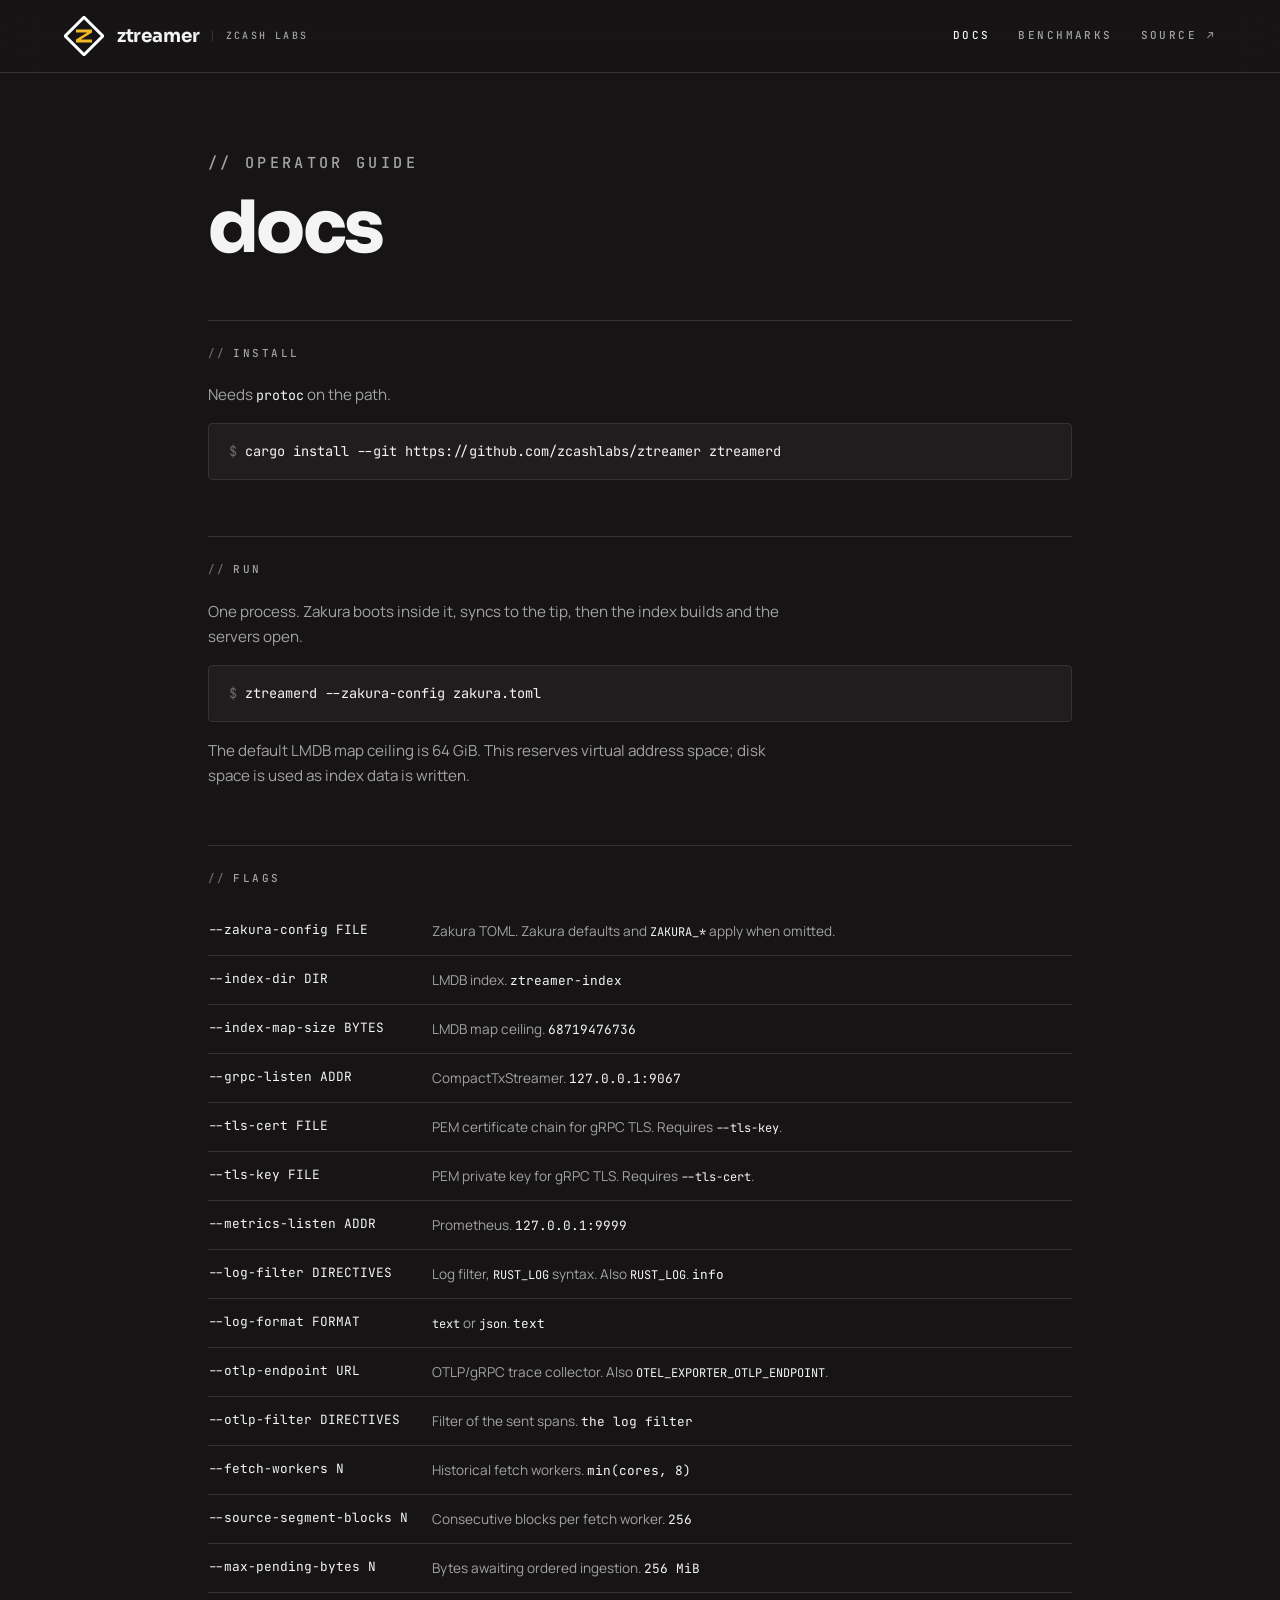
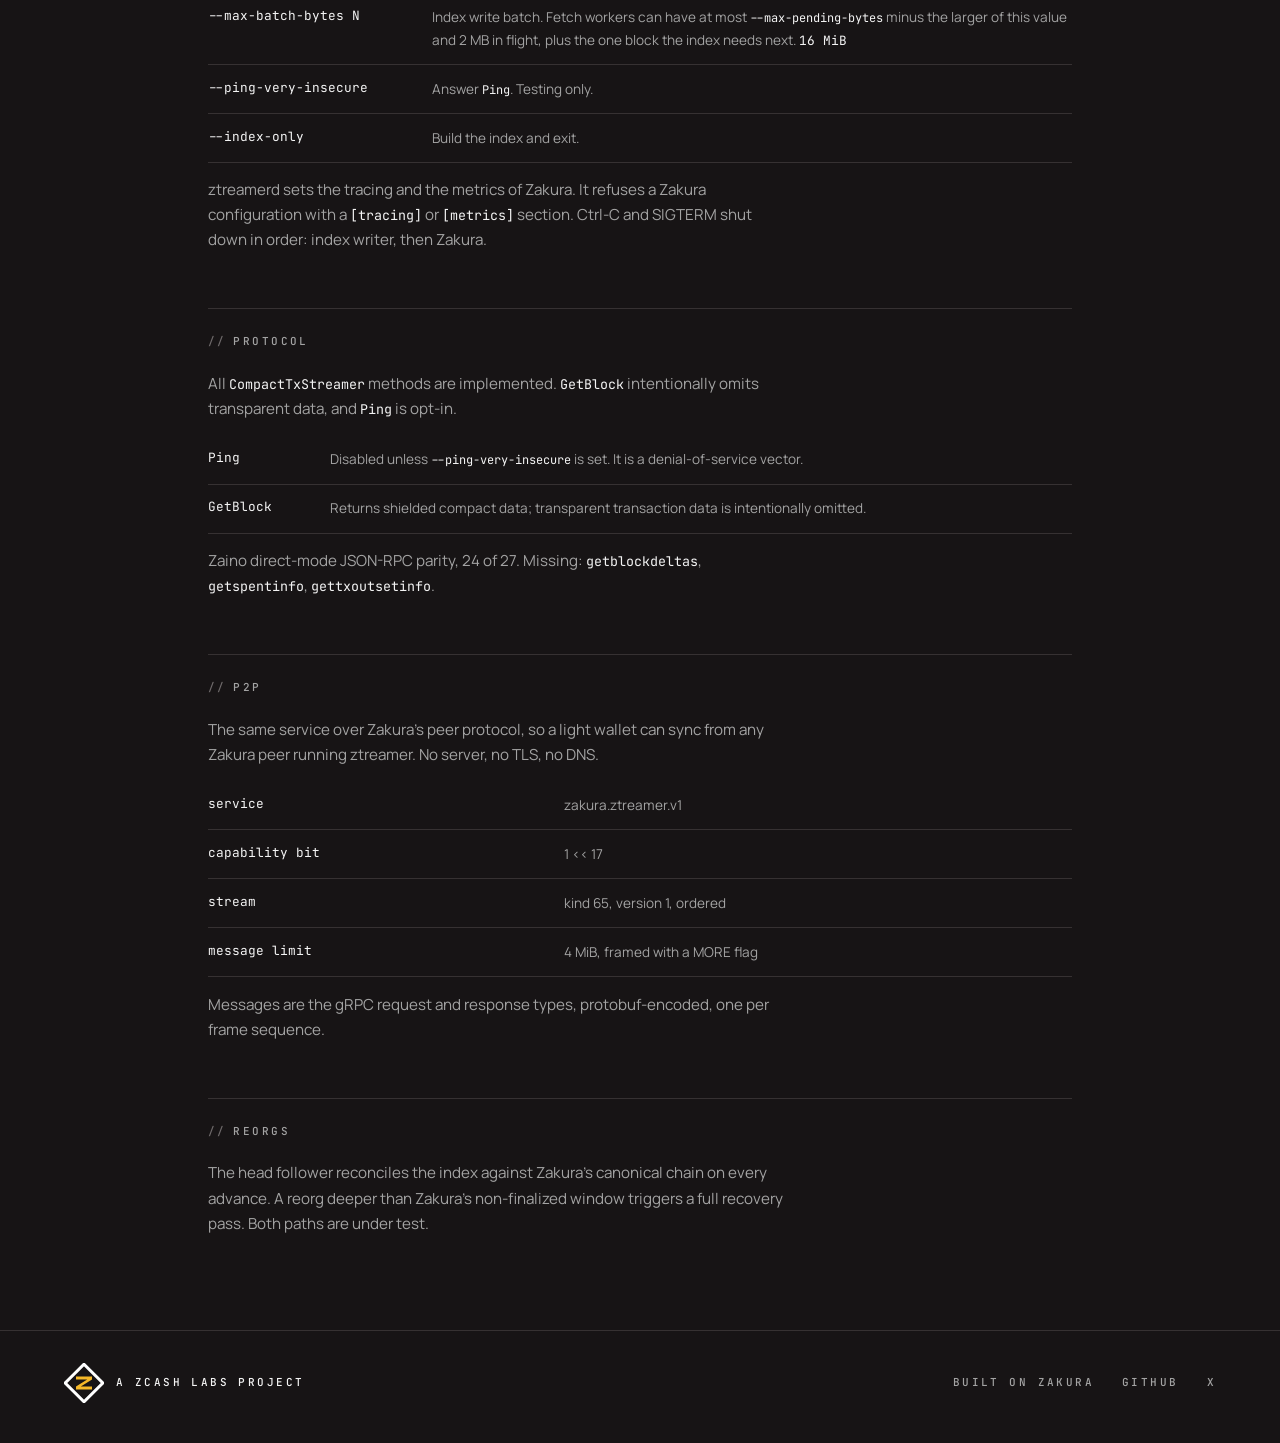
<file: site/docs.html>
<!doctype html>
<html lang="en">
<head>
<meta charset="utf-8">
<meta name="viewport" content="width=device-width, initial-scale=1">
<title>ztreamer docs</title>
<meta name="description" content="High-performance Zcash indexer and light-wallet server, backed by an embedded Zakura node. Built by Zcash Labs.">
<meta property="og:title" content="ztreamer docs">
<meta property="og:description" content="High-performance Zcash indexer and light-wallet server, backed by an embedded Zakura node. Built by Zcash Labs.">
<meta name="theme-color" content="#171415">
<link rel="icon" href="brand/favicon.svg" type="image/svg+xml">
<link rel="apple-touch-icon" href="brand/apple-touch-icon.png">
<link rel="preconnect" href="https://fonts.googleapis.com">
<link rel="preconnect" href="https://fonts.gstatic.com" crossorigin>
<link rel="stylesheet" href="https://fonts.googleapis.com/css2?family=Sora:wght@700;800&family=Manrope:wght@400;500;600&family=JetBrains+Mono:wght@400;500&display=swap">
<link rel="stylesheet" href="site.css?v=3">
</head>
<body>
<header>
  <div class="wrap">
    <a class="brand" href="./"><img src="brand/mark.svg" alt="" width="40" height="40"><b>ztreamer</b><span>Zcash Labs</span></a>
    <nav><a href="docs.html" aria-current="page">Docs</a><a href="benchmarks.html">Benchmarks</a><a href="https://github.com/zcashlabs/ztreamer">Source ↗</a></nav>
  </div>
</header>

<main class="wrap doc">
<p class="label r">// Operator guide</p>
<h1 class="r">docs</h1>

<h2>install</h2>
<p>Needs <code>protoc</code> on the path.</p>
<pre><span class="p">$</span> cargo install --git https://github.com/zcashlabs/ztreamer ztreamerd</pre>

<h2>run</h2>
<p>One process. Zakura boots inside it, syncs to the tip, then the index builds and the servers open.</p>
<pre><span class="p">$</span> ztreamerd --zakura-config zakura.toml</pre>
<p>The default LMDB map ceiling is 64 GiB. This reserves virtual address space; disk space is used as index data is written.</p>

<h2>flags</h2>
<table>
<tr><td>--zakura-config FILE</td><td>Zakura TOML. Zakura defaults and <code>ZAKURA_*</code> apply when omitted.</td></tr>
<tr><td>--index-dir DIR</td><td>LMDB index. <s>ztreamer-index</s></td></tr>
<tr><td>--index-map-size BYTES</td><td>LMDB map ceiling. <s>68719476736</s></td></tr>
<tr><td>--grpc-listen ADDR</td><td>CompactTxStreamer. <s>127.0.0.1:9067</s></td></tr>
<tr><td>--tls-cert FILE</td><td>PEM certificate chain for gRPC TLS. Requires <code>--tls-key</code>.</td></tr>
<tr><td>--tls-key FILE</td><td>PEM private key for gRPC TLS. Requires <code>--tls-cert</code>.</td></tr>
<tr><td>--metrics-listen ADDR</td><td>Prometheus. <s>127.0.0.1:9999</s></td></tr>
<tr><td>--log-filter DIRECTIVES</td><td>Log filter, <code>RUST_LOG</code> syntax. Also <code>RUST_LOG</code>. <s>info</s></td></tr>
<tr><td>--log-format FORMAT</td><td><code>text</code> or <code>json</code>. <s>text</s></td></tr>
<tr><td>--otlp-endpoint URL</td><td>OTLP/gRPC trace collector. Also <code>OTEL_EXPORTER_OTLP_ENDPOINT</code>.</td></tr>
<tr><td>--otlp-filter DIRECTIVES</td><td>Filter of the sent spans. <s>the log filter</s></td></tr>
<tr><td>--fetch-workers N</td><td>Historical fetch workers. <s>min(cores, 8)</s></td></tr>
<tr><td>--source-segment-blocks N</td><td>Consecutive blocks per fetch worker. <s>256</s></td></tr>
<tr><td>--max-pending-bytes N</td><td>Bytes awaiting ordered ingestion. <s>256 MiB</s></td></tr>
<tr><td>--max-batch-bytes N</td><td>Index write batch. Fetch workers can have at most <code>--max-pending-bytes</code> minus the larger of this value and 2 MB in flight, plus the one block the index needs next. <s>16 MiB</s></td></tr>
<tr><td>--ping-very-insecure</td><td>Answer <code>Ping</code>. Testing only.</td></tr>
<tr><td>--index-only</td><td>Build the index and exit.</td></tr>
</table>
<p>ztreamerd sets the tracing and the metrics of Zakura. It refuses a Zakura configuration with a <code>[tracing]</code> or <code>[metrics]</code> section. Ctrl-C and SIGTERM shut down in order: index writer, then Zakura.</p>

<h2>protocol</h2>
<p>All <code>CompactTxStreamer</code> methods are implemented. <code>GetBlock</code> intentionally omits transparent data, and <code>Ping</code> is opt-in.</p>
<table>
<tr><td>Ping</td><td>Disabled unless <code>--ping-very-insecure</code> is set. It is a denial-of-service vector.</td></tr>
<tr><td>GetBlock</td><td>Returns shielded compact data; transparent transaction data is intentionally omitted.</td></tr>
</table>
<p>Zaino direct-mode JSON-RPC parity, 24 of 27. Missing: <code>getblockdeltas</code>, <code>getspentinfo</code>, <code>gettxoutsetinfo</code>.</p>

<h2>p2p</h2>
<p>The same service over Zakura's peer protocol, so a light wallet can sync from any Zakura peer running ztreamer. No server, no TLS, no DNS.</p>
<table>
<tr><td>service</td><td>zakura.ztreamer.v1</td></tr>
<tr><td>capability bit</td><td>1 &lt;&lt; 17</td></tr>
<tr><td>stream</td><td>kind 65, version 1, ordered</td></tr>
<tr><td>message limit</td><td>4 MiB, framed with a MORE flag</td></tr>
</table>
<p>Messages are the gRPC request and response types, protobuf-encoded, one per frame sequence.</p>

<h2>reorgs</h2>
<p>The head follower reconciles the index against Zakura's canonical chain on every advance. A reorg deeper than Zakura's non-finalized window triggers a full recovery pass. Both paths are under test.</p>
</main>

<footer>
  <div class="wrap">
    <a class="by" href="https://zcashlabs.com"><img src="brand/mark.svg" alt="" width="40" height="40">A Zcash Labs project</a>
    <nav><a href="https://github.com/zakura-core/zakura">Built on Zakura</a><a href="https://github.com/zcashlabs">GitHub</a><a href="https://x.com/zcashlabs">X</a></nav>
  </div>
</footer>
</body>
</html>
</file>
<file: site/site.css>
/* Zcash Labs "Sealed" identity: monochrome UI, Zcash gold only inside the mark. */
/* scripts/render-benchmarks.py reads these tokens for the plots: keep one declaration each. */
:root{
  color-scheme:dark;
  --bg:#171415;--panel:#211d1e;--rule:#363132;--chart-axis:#4a4445;
  --ink:#f4f4f4;--dim:#a3a3a3;--faint:#6f6a6b;--text-emphasis:var(--ink);
  /* One fixed colour per benchmarked system. Dark categorical slots, validated all-pairs on --bg
     for colour-vision deficiency, normal vision and 3:1 contrast. Gold stays reserved for the mark. */
  --series-v010:#3987e5;--series-v001:#d95926;--series-zaino:#199e70;--series-zinder:#9085e9;
  --display:"Sora",ui-sans-serif,system-ui,sans-serif;
  --sans:"Manrope",ui-sans-serif,system-ui,sans-serif;
  --mono:"JetBrains Mono",ui-monospace,SFMono-Regular,monospace;
  --radius:.25rem;
}
*{box-sizing:border-box;margin:0}
html{background:var(--bg);color:var(--ink);font:400 16px/1.65 var(--sans);-webkit-font-smoothing:antialiased;scroll-behavior:smooth}
body{min-height:100svh;display:flex;flex-direction:column;background:var(--bg)}
a{color:inherit;text-decoration:none;text-underline-offset:.25em}
a:hover{text-decoration:underline}
a:focus-visible,button:focus-visible,input:focus-visible,summary:focus-visible{outline:2px solid var(--ink);outline-offset:4px;border-radius:var(--radius)}
::selection{background:var(--ink);color:var(--bg)}
.wrap{width:min(100% - 3rem,1152px);margin-inline:auto}
.label{font:500 .6875rem/1.6 var(--mono);letter-spacing:.22em;text-transform:uppercase;color:var(--dim)}

header{position:sticky;top:0;z-index:10;background:color-mix(in srgb,var(--bg) 85%,transparent);backdrop-filter:blur(16px);-webkit-backdrop-filter:blur(16px);border-bottom:1px solid var(--rule)}
header .wrap{height:4.5rem;display:flex;justify-content:space-between;align-items:center;gap:1.5rem}
.brand{display:flex;align-items:center;gap:.8rem;color:var(--ink)}
.brand:hover{text-decoration:none}
.brand img{width:40px;height:40px;display:block}
.brand b{font:700 1.15rem/1 var(--display);letter-spacing:-.01em}
.brand span{font:500 .625rem/1 var(--mono);letter-spacing:.22em;text-transform:uppercase;color:var(--dim);padding-left:.8rem;border-left:1px solid var(--rule)}
header nav{display:flex;flex-wrap:wrap;gap:1.75rem;font:500 .6875rem/1.6 var(--mono);letter-spacing:.22em;text-transform:uppercase;color:var(--dim)}
header nav a:hover,header nav [aria-current]{color:var(--ink);text-decoration:none}

main{flex:1}
.hero{padding:clamp(4rem,12vh,7.5rem) 0 4rem}
h1{font:800 clamp(3.25rem,10vw,7.5rem)/1 var(--display);letter-spacing:-.035em}
.hero h1{margin-top:1.25rem}
.tag{margin:1.75rem 0 0;font-size:clamp(1.05rem,2vw,1.3rem);line-height:1.6;max-width:52ch;color:var(--dim)}
.tag a{color:var(--ink);text-decoration:underline;text-decoration-color:var(--faint);text-underline-offset:.22em}
.tag a:hover{text-decoration-color:var(--ink)}
.cmd{margin:2.5rem 0 0;text-align:left;display:flex;align-items:center;justify-content:space-between;gap:1.25rem;width:100%;border:1px solid var(--rule);border-radius:var(--radius);padding:1.1rem 1.25rem;font:.85rem/1.7 var(--mono);cursor:pointer;background:var(--panel);color:var(--ink);transition:border-color .2s}
.cmd:hover{border-color:var(--faint)}
.cmd>span:first-child{min-width:0;overflow-wrap:anywhere}
.cmd .p{color:var(--faint)}
.cmd .c{color:var(--dim);font-size:.6875rem;letter-spacing:.22em;text-transform:uppercase;flex-shrink:0}

.stats{display:grid;grid-template-columns:repeat(3,minmax(0,1fr));gap:1px;background:var(--rule);border:1px solid var(--rule);border-radius:var(--radius);overflow:hidden}
.stats div{padding:1.75rem;background:var(--panel)}
.stats .label{display:block;margin-bottom:1.1rem}
.stats b{display:block;font:700 clamp(2rem,4vw,3.25rem)/1.1 var(--display);letter-spacing:-.03em;font-variant-numeric:tabular-nums}
.stats b small{font:500 .3em/1 var(--mono);letter-spacing:.1em;text-transform:uppercase;color:var(--dim);margin-left:.5em}

.bars{padding:4.5rem 0}
.bars .label{margin-bottom:1.5rem}
.bar{display:grid;grid-template-columns:8ch 1fr;padding-right:9ch;align-items:center;gap:1.25rem;font:.8rem/1.4 var(--mono);color:var(--dim)}
.bar+.bar{margin-top:.85rem}
.bars .g{margin-top:3rem;padding-top:2rem;border-top:1px solid var(--rule)}
.bars .n{margin:2rem 0 0;color:var(--dim);font-size:.8rem;line-height:1.8}
.bars .n a{color:var(--ink);text-decoration:underline;text-decoration-color:var(--faint)}
.bar i{display:block;font-style:normal;height:2.1rem;min-width:3px;background:var(--series-zinder);border-radius:2px;position:relative}
.bar i::after{content:attr(data-v);position:absolute;left:calc(100% + .8rem);top:50%;translate:0 -50%;white-space:nowrap;color:var(--ink)}
.bar.k{color:var(--ink)}
.bar.k i{background:var(--series-v001)}
.bar.zaino i{background:var(--series-zaino)}

footer{border-top:1px solid var(--rule)}
footer .wrap{padding:2rem 0 2.5rem;display:flex;justify-content:space-between;align-items:center;gap:1.5rem;flex-wrap:wrap;font:500 .6875rem/1.6 var(--mono);letter-spacing:.22em;text-transform:uppercase;color:var(--dim)}
footer nav{display:flex;flex-wrap:wrap;gap:1.75rem}
footer a:hover{color:var(--ink);text-decoration:none}
footer .by{display:flex;align-items:center;gap:.75rem;color:var(--ink)}
footer .by img{width:40px;height:40px}

.r{animation:appear .5s ease both}
@keyframes appear{from{opacity:0;translate:0 6px}to{opacity:1;translate:0 0}}

.doc{padding:4rem 0 5rem;max-width:54rem}
.doc h1{font-size:clamp(2.75rem,7vw,4.5rem);margin:1rem 0 .5em}
.doc h2{display:flex;gap:.6em;font:500 .6875rem/1.6 var(--mono);letter-spacing:.22em;text-transform:uppercase;color:var(--dim);margin:3.5rem 0 1.25rem;padding-top:1.5rem;border-top:1px solid var(--rule)}
.doc h2::before{content:"//";color:var(--faint)}
.doc p{font-size:.95rem;max-width:65ch;margin:.9rem 0;color:var(--dim)}
.doc pre{border:1px solid var(--rule);border-radius:var(--radius);padding:1rem 1.25rem;font:.85rem/1.7 var(--mono);overflow-x:auto;margin:1rem 0;background:var(--panel)}
.doc pre .p{color:var(--faint)}
.doc pre .c{color:var(--dim)}
.doc code{font:.88em/1 var(--mono);color:var(--ink)}
.doc table{width:100%;border-collapse:collapse;font-size:.85rem}
.doc td{padding:.8rem 0;border-bottom:1px solid var(--rule);vertical-align:top}
.doc td:first-child{white-space:nowrap;padding-right:1.5rem;font:.8rem/1.6 var(--mono);color:var(--ink)}
.doc td:last-child{color:var(--dim)}
.doc td:last-child s{text-decoration:none;font:.8rem/1 var(--mono);color:var(--ink)}

@media(max-width:760px){
 header .wrap{height:auto;padding:1rem 0;flex-direction:column;align-items:flex-start;gap:.9rem}
 header nav{gap:1.1rem}
 .brand span{display:none}
 .stats{grid-template-columns:1fr}
 .bar{grid-template-columns:7ch 1fr;gap:.7rem;padding-right:8.5ch;font-size:.72rem}
 footer .wrap{flex-direction:column;align-items:flex-start}
 .cmd{font-size:.75rem;padding:1rem;gap:.75rem}
 .doc td{display:block;padding:.4rem 0}
 .doc td:first-child{padding-top:1rem;white-space:normal;border-bottom:0}
 .doc td:last-child{padding-bottom:1rem}
}
@media(prefers-reduced-motion:reduce){html{scroll-behavior:auto}.r{animation:none}.cmd{transition:none}}
</file>
<file: site/benchmarks.css>
.benchmarks-page [hidden]{display:none!important}
.benchmarks-page header nav{flex-wrap:wrap}
.benchmarks-page header [aria-current]{color:var(--text-emphasis)}
.benchmark-report{padding:4rem 0 5rem}
.benchmark-report h1{font-size:clamp(2.4rem,6vw,4.5rem);line-height:1.05;margin:1rem 0 1.5rem}
.benchmark-report h2{font:700 clamp(1.35rem,3vw,1.8rem)/1.2 var(--display);letter-spacing:-.02em;margin-bottom:1.25rem}
.benchmark-report p{margin:.8rem 0;line-height:1.65}
.benchmark-report a{text-decoration:underline;text-underline-offset:.2em}
.benchmark-report a:hover{color:var(--text-emphasis)}
.benchmark-report .eyebrow{font:500 .6875rem/1.6 var(--mono);color:var(--dim);letter-spacing:.22em;text-transform:uppercase}
.benchmark-report .sub{color:var(--dim);max-width:65rem}
.benchmark-report .sub strong{color:var(--ink);font-weight:500}
.benchmark-report .compare-toggle{display:flex;align-items:center;gap:.8rem;width:fit-content;max-width:100%;padding:1rem;border:1px solid var(--rule);border-radius:var(--radius);background:var(--panel);cursor:pointer;margin:1.5rem 0;font:.85rem/1.5 var(--mono)}
.benchmark-report .compare-toggle input{width:1.1rem;height:1.1rem;accent-color:var(--text-emphasis);flex-shrink:0}
.benchmark-report .compare-toggle:focus-within{outline:2px solid var(--text-emphasis);outline-offset:3px}
.benchmark-report .report-nav{display:flex;gap:1.25rem;flex-wrap:wrap;padding:1rem 0;border-bottom:1px solid var(--rule);font:500 .6875rem/1.6 var(--mono);letter-spacing:.12em;text-transform:uppercase;color:var(--dim)}
.benchmark-report .report-nav a{text-decoration:none}
.benchmark-report .report-nav a:hover{color:var(--ink)}
.benchmark-report .cards{display:grid;grid-template-columns:repeat(3,minmax(0,1fr));margin:2rem 0;border-bottom:1px solid var(--rule)}
.benchmark-report .card{padding:1.5rem 1.25rem 1.75rem 0;font:.8rem/1.6 var(--mono)}
.benchmark-report .card+.card{border-left:1px solid var(--rule);padding-left:1.25rem}
.benchmark-report .card b{display:block;font:700 clamp(1.8rem,3vw,3rem)/1.15 var(--display);letter-spacing:-.03em;margin:.75rem 0;color:var(--text-emphasis)}
.benchmark-report .card span{color:var(--dim);font-size:.72rem}
.benchmark-report .note{border-left:2px solid var(--rule);padding:.5rem 1rem;color:var(--dim);font-size:.85rem}
.benchmark-report section{margin:3rem 0}
.benchmark-report section img{display:block;width:100%;height:auto;border:1px solid var(--rule);border-radius:var(--radius);background:var(--bg)}
.benchmark-report .downloads{font:.75rem/1.7 var(--mono);color:var(--dim)}
.benchmark-report .table-wrap{overflow:auto;border:1px solid var(--rule);border-radius:var(--radius)}
.benchmark-report table{border-collapse:collapse;width:100%;font:.73rem/1.5 var(--mono);white-space:nowrap}
.benchmark-report td,.benchmark-report th{padding:.75rem;border-bottom:1px solid var(--rule);text-align:right}
.benchmark-report th{font-weight:500;color:var(--dim)}
.benchmark-report td:nth-child(-n+3),.benchmark-report th:nth-child(-n+3){text-align:left}
.benchmark-report tr:hover{background:var(--panel)}
.benchmark-report #hardware td{white-space:normal}
.benchmark-report #filter{width:min(100%,24rem);padding:.8rem;margin:0 0 1rem;background:transparent;color:var(--ink);border:1px solid var(--rule);border-radius:var(--radius);font:.85rem/1.5 var(--mono)}
.benchmark-report #count{font:.75rem/1.5 var(--mono);color:var(--dim)}
.benchmark-report details{margin:2rem 0;color:var(--dim);font-size:.85rem}
.benchmark-report summary{cursor:pointer;font:500 .8rem/1.6 var(--mono);color:var(--ink)}
@media(max-width:760px){
 .benchmarks-page header{gap:1rem}
 .benchmarks-page header nav{gap:.75rem}
 .benchmark-report{padding-top:2rem}
 .benchmark-report .cards{grid-template-columns:1fr}
 .benchmark-report .card+.card{border-left:0;border-top:1px solid var(--rule);padding-left:0}
 .benchmark-report #hardware table{white-space:normal}
 .benchmark-report #hardware th{min-width:7rem}
}
/* 2026-11 page: six headline cards, bullet lists, key/value setup table, table filter. */
.benchmark-report .cards-6{grid-template-columns:repeat(3,minmax(0,1fr))}
.benchmark-report .cards-6 .card:nth-child(3n+1){border-left:0;padding-left:0}
.benchmark-report .cards-6 .card:nth-child(n+4){border-top:1px solid var(--rule)}
.benchmark-report .bullets{margin:.8rem 0 .8rem 1.2rem;line-height:1.65}
.benchmark-report .bullets li{margin:.35rem 0}
.benchmark-report code{font:.85em var(--mono)}
.benchmark-report section img+img{margin-top:1.25rem}
.benchmark-report .table-wrap{margin:1.25rem 0}
.benchmark-report table.kv td{white-space:normal;text-align:left}
.benchmark-report table.kv td:first-child{color:var(--dim);width:11rem}
.benchmark-report td em{color:var(--faint);font-style:normal}
.benchmark-report .table-filter{width:min(100%,24rem);padding:.8rem;margin:1rem 0 0;background:transparent;color:var(--ink);border:1px solid var(--rule);border-radius:var(--radius);font:.85rem/1.5 var(--mono)}
@media(max-width:760px){
 .benchmark-report .cards-6{grid-template-columns:1fr}
 .benchmark-report .cards-6 .card{border-left:0!important;padding-left:0!important}
 .benchmark-report .cards-6 .card+.card{border-top:1px solid var(--rule)}
}
.benchmark-report .server-toggles{display:flex;flex-wrap:wrap;align-items:center;gap:.6rem;position:sticky;top:var(--toggles-top,0);z-index:5;margin:1.5rem 0;padding:.6rem 0;background:var(--bg)}
.benchmark-report .server-toggles .lead{font:500 .6875rem/1.6 var(--mono);color:var(--dim);letter-spacing:.14em;text-transform:uppercase;margin-right:.3rem}
.benchmark-report .server-toggles .compare-toggle{margin:0;padding:.5rem .85rem}
.hide-lw [data-srv~="lw"],.hide-zg [data-srv~="zg"],.hide-lw.hide-zg [data-srv~="any"]{display:none!important}
.benchmark-report section{scroll-margin-top:8.5rem}
</file>
